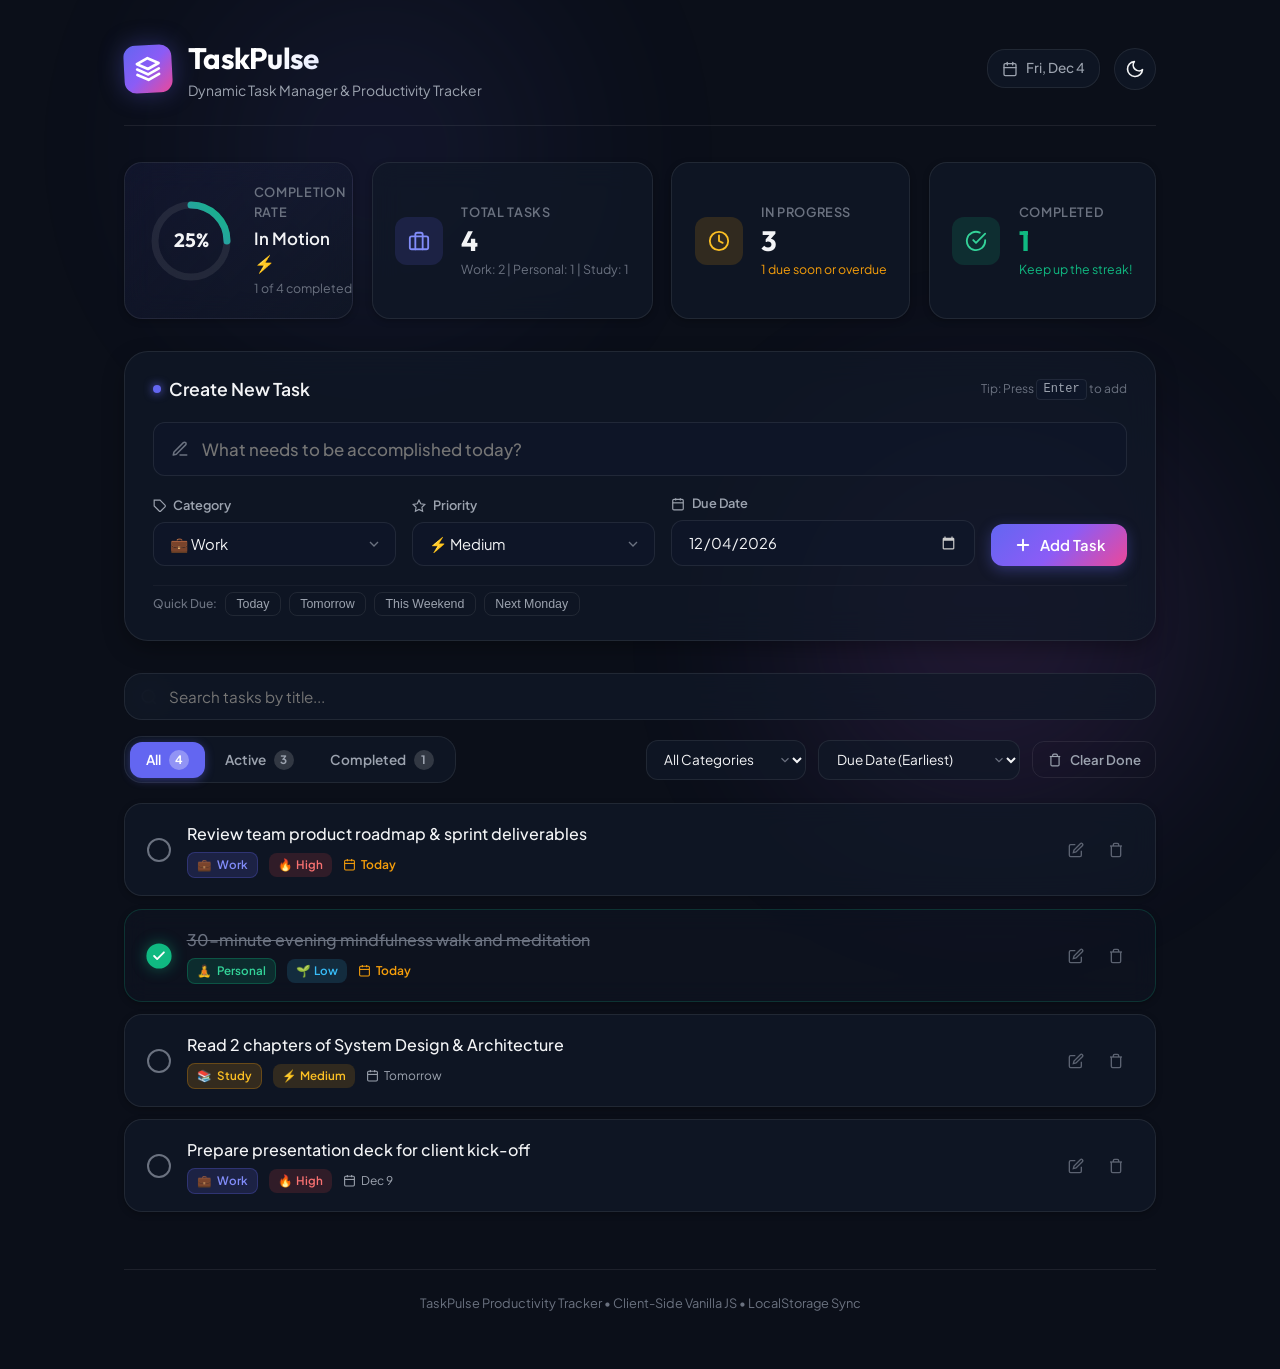
<file: project2-task2/index.html>
<!DOCTYPE html>
<html lang="en">
<head>
  <meta charset="UTF-8">
  <meta name="viewport" content="width=device-width, initial-scale=1.0">
  <meta name="description" content="Dynamic Task Manager & Productivity Tracker - Manage your daily tasks, boost efficiency, track completion rates, and stay organized with ease.">
  <meta name="keywords" content="task manager, productivity tracker, todo app, task planner, time management">
  <title>TaskPulse &mdash; Dynamic Task Manager & Productivity Tracker</title>
  
  <!-- Modern Typography: Plus Jakarta Sans & Outfit -->
  <link rel="preconnect" href="https://fonts.googleapis.com">
  <link rel="preconnect" href="https://fonts.gstatic.com" crossorigin>
  <link href="https://fonts.googleapis.com/css2?family=Outfit:wght@400;500;600;700&family=Plus+Jakarta+Sans:wght@300;400;500;600;700&display=swap" rel="stylesheet">
  
  <!-- Main Stylesheet -->
  <link rel="stylesheet" href="style.css">
</head>
<body class="dark-theme">
  <!-- Background Glow Accents -->
  <div class="bg-glow bg-glow-1" aria-hidden="true"></div>
  <div class="bg-glow bg-glow-2" aria-hidden="true"></div>

  <div class="app-container">
    <!-- Header Section -->
    <header class="app-header">
      <div class="header-brand">
        <div class="brand-logo">
          <svg class="brand-icon" viewBox="0 0 24 24" fill="none" stroke="currentColor" stroke-width="2.5" stroke-linecap="round" stroke-linejoin="round">
            <path d="M12 2L2 7l10 5 10-5-10-5zM2 17l10 5 10-5M2 12l10 5 10-5"/>
          </svg>
        </div>
        <div>
          <h1 class="brand-title">TaskPulse</h1>
          <p class="brand-subtitle">Dynamic Task Manager & Productivity Tracker</p>
        </div>
      </div>

      <div class="header-actions">
        <!-- Live Current Date Display -->
        <div class="current-date-badge" id="current-date-badge" title="Today's Date">
          <svg viewBox="0 0 24 24" width="16" height="16" fill="none" stroke="currentColor" stroke-width="2" stroke-linecap="round" stroke-linejoin="round">
            <rect x="3" y="4" width="18" height="18" rx="2" ry="2"></rect>
            <line x1="16" y1="2" x2="16" y2="6"></line>
            <line x1="8" y1="2" x2="8" y2="6"></line>
            <line x1="3" y1="10" x2="21" y2="10"></line>
          </svg>
          <span id="date-display">Today</span>
        </div>

        <!-- Theme Toggle Button -->
        <button id="theme-toggle-btn" class="theme-toggle-btn" aria-label="Toggle dark/light theme" title="Toggle Theme">
          <svg class="sun-icon" viewBox="0 0 24 24" fill="none" stroke="currentColor" stroke-width="2" stroke-linecap="round" stroke-linejoin="round">
            <circle cx="12" cy="12" r="5"></circle>
            <line x1="12" y1="1" x2="12" y2="3"></line>
            <line x1="12" y1="21" x2="12" y2="23"></line>
            <line x1="4.22" y1="4.22" x2="5.64" y2="5.64"></line>
            <line x1="18.36" y1="18.36" x2="19.78" y2="19.78"></line>
            <line x1="1" y1="12" x2="3" y2="12"></line>
            <line x1="21" y1="12" x2="23" y2="12"></line>
            <line x1="4.22" y1="19.78" x2="5.64" y2="18.36"></line>
            <line x1="18.36" y1="5.64" x2="19.78" y2="4.22"></line>
          </svg>
          <svg class="moon-icon" viewBox="0 0 24 24" fill="none" stroke="currentColor" stroke-width="2" stroke-linecap="round" stroke-linejoin="round">
            <path d="M21 12.79A9 9 0 1 1 11.21 3 7 7 0 0 0 21 12.79z"></path>
          </svg>
        </button>
      </div>
    </header>

    <!-- Productivity Dashboard Statistics Cards -->
    <section class="productivity-section" aria-label="Productivity Overview">
      <div class="stats-grid">
        <!-- Progress Ring Card -->
        <div class="stat-card stat-progress-card">
          <div class="progress-ring-wrapper">
            <svg class="progress-ring" width="88" height="88">
              <circle class="progress-ring-bg" stroke="currentColor" stroke-width="7" fill="transparent" r="36" cx="44" cy="44"/>
              <circle id="progress-ring-circle" class="progress-ring-bar" stroke="url(#progress-gradient)" stroke-width="7" stroke-dasharray="226.2" stroke-dashoffset="226.2" stroke-linecap="round" fill="transparent" r="36" cx="44" cy="44"/>
              <defs>
                <linearGradient id="progress-gradient" x1="0%" y1="0%" x2="100%" y2="100%">
                  <stop offset="0%" stop-color="#6366f1" />
                  <stop offset="100%" stop-color="#10b981" />
                </linearGradient>
              </defs>
            </svg>
            <span class="progress-text" id="stat-completion-rate">0%</span>
          </div>
          <div class="stat-card-info">
            <span class="stat-card-label">Completion Rate</span>
            <h3 class="stat-card-highlight" id="stat-rate-caption">Getting Started</h3>
            <p class="stat-card-sub" id="stat-ratio-text">0 of 0 completed</p>
          </div>
        </div>

        <!-- Total Tasks Card -->
        <div class="stat-card">
          <div class="stat-icon-badge total-badge">
            <svg viewBox="0 0 24 24" width="22" height="22" fill="none" stroke="currentColor" stroke-width="2" stroke-linecap="round" stroke-linejoin="round">
              <rect x="2" y="7" width="20" height="14" rx="2" ry="2"></rect>
              <path d="M16 21V5a2 2 0 0 0-2-2h-4a2 2 0 0 0-2 2v16"></path>
            </svg>
          </div>
          <div class="stat-card-content">
            <span class="stat-card-label">Total Tasks</span>
            <div class="stat-card-value" id="stat-total-tasks">0</div>
            <span class="stat-meta" id="stat-categories-meta">Work, Personal, Study</span>
          </div>
        </div>

        <!-- Active / Pending Card -->
        <div class="stat-card">
          <div class="stat-icon-badge active-badge">
            <svg viewBox="0 0 24 24" width="22" height="22" fill="none" stroke="currentColor" stroke-width="2" stroke-linecap="round" stroke-linejoin="round">
              <circle cx="12" cy="12" r="10"></circle>
              <polyline points="12 6 12 12 16 14"></polyline>
            </svg>
          </div>
          <div class="stat-card-content">
            <span class="stat-card-label">In Progress</span>
            <div class="stat-card-value" id="stat-active-tasks">0</div>
            <span class="stat-meta text-warning" id="stat-due-today-meta">0 due soon</span>
          </div>
        </div>

        <!-- Completed Card -->
        <div class="stat-card">
          <div class="stat-icon-badge completed-badge">
            <svg viewBox="0 0 24 24" width="22" height="22" fill="none" stroke="currentColor" stroke-width="2" stroke-linecap="round" stroke-linejoin="round">
              <path d="M22 11.08V12a10 10 0 1 1-5.93-9.14"></path>
              <polyline points="22 4 12 14.01 9 11.01"></polyline>
            </svg>
          </div>
          <div class="stat-card-content">
            <span class="stat-card-label">Completed</span>
            <div class="stat-card-value text-success" id="stat-completed-tasks">0</div>
            <span class="stat-meta text-success" id="stat-streak-meta">Keep up the streak!</span>
          </div>
        </div>
      </div>
    </section>

    <!-- Main Content Area: Input & Task Management -->
    <main class="main-layout">
      <!-- Task Creation Form Card -->
      <section class="task-form-card" aria-labelledby="form-heading">
        <div class="form-header">
          <h2 id="form-heading" class="form-title">
            <span class="title-accent-dot"></span> Create New Task
          </h2>
          <span class="shortcut-hint">Tip: Press <kbd>Enter</kbd> to add</span>
        </div>

        <form id="task-form" class="task-input-form" novalidate>
          <div class="form-row-main">
            <!-- Task Title Input -->
            <div class="input-group title-input-group">
              <label for="task-title-input" class="visually-hidden">Task Title</label>
              <div class="input-with-icon">
                <svg class="field-icon" viewBox="0 0 24 24" width="18" height="18" fill="none" stroke="currentColor" stroke-width="2" stroke-linecap="round" stroke-linejoin="round">
                  <path d="M12 20h9"></path>
                  <path d="M16.5 3.5a2.121 2.121 0 0 1 3 3L7 19l-4 1 1-4L16.5 3.5z"></path>
                </svg>
                <input 
                  type="text" 
                  id="task-title-input" 
                  name="taskTitle"
                  class="form-control title-input" 
                  placeholder="What needs to be accomplished today?" 
                  autocomplete="off" 
                  required
                />
              </div>
            </div>
          </div>

          <div class="form-row-details">
            <!-- Category Selector (Work, Personal, Study) -->
            <div class="input-group">
              <label for="task-category-select" class="input-label">
                <svg viewBox="0 0 24 24" width="14" height="14" fill="none" stroke="currentColor" stroke-width="2">
                  <path d="M20.59 13.41l-7.17 7.17a2 2 0 0 1-2.83 0L2 12V2h10l8.59 8.59a2 2 0 0 1 0 2.82z"></path>
                  <line x1="7" y1="7" x2="7.01" y2="7"></line>
                </svg>
                Category
              </label>
              <div class="select-wrapper">
                <select id="task-category-select" name="taskCategory" class="form-control select-control" required>
                  <option value="Work" selected>💼 Work</option>
                  <option value="Personal">🧘 Personal</option>
                  <option value="Study">📚 Study</option>
                </select>
                <svg class="select-chevron" viewBox="0 0 24 24" width="16" height="16" fill="none" stroke="currentColor" stroke-width="2">
                  <polyline points="6 9 12 15 18 9"></polyline>
                </svg>
              </div>
            </div>

            <!-- Priority Selector (Enhancement for productivity tracking) -->
            <div class="input-group">
              <label for="task-priority-select" class="input-label">
                <svg viewBox="0 0 24 24" width="14" height="14" fill="none" stroke="currentColor" stroke-width="2">
                  <polygon points="12 2 15.09 8.26 22 9.27 17 14.14 18.18 21.02 12 17.77 5.82 21.02 7 14.14 2 9.27 8.91 8.26 12 2"></polygon>
                </svg>
                Priority
              </label>
              <div class="select-wrapper">
                <select id="task-priority-select" name="taskPriority" class="form-control select-control">
                  <option value="Medium" selected>⚡ Medium</option>
                  <option value="High">🔥 High</option>
                  <option value="Low">🌱 Low</option>
                </select>
                <svg class="select-chevron" viewBox="0 0 24 24" width="16" height="16" fill="none" stroke="currentColor" stroke-width="2">
                  <polyline points="6 9 12 15 18 9"></polyline>
                </svg>
              </div>
            </div>

            <!-- Due Date Picker -->
            <div class="input-group">
              <label for="task-due-date" class="input-label">
                <svg viewBox="0 0 24 24" width="14" height="14" fill="none" stroke="currentColor" stroke-width="2">
                  <rect x="3" y="4" width="18" height="18" rx="2" ry="2"></rect>
                  <line x1="16" y1="2" x2="16" y2="6"></line>
                  <line x1="8" y1="2" x2="8" y2="6"></line>
                  <line x1="3" y1="10" x2="21" y2="10"></line>
                </svg>
                Due Date
              </label>
              <div class="date-input-wrapper">
                <input 
                  type="date" 
                  id="task-due-date" 
                  name="taskDueDate" 
                  class="form-control date-control" 
                  required
                />
              </div>
            </div>

            <!-- Quick Add Button -->
            <div class="input-group button-group">
              <label class="input-label invisible-label">Action</label>
              <button type="submit" id="add-task-btn" class="btn btn-primary add-task-btn">
                <svg viewBox="0 0 24 24" width="18" height="18" fill="none" stroke="currentColor" stroke-width="2.5" stroke-linecap="round" stroke-linejoin="round">
                  <line x1="12" y1="5" x2="12" y2="19"></line>
                  <line x1="5" y1="12" x2="19" y2="12"></line>
                </svg>
                <span>Add Task</span>
              </button>
            </div>
          </div>

          <!-- Quick Date Presets -->
          <div class="quick-presets">
            <span class="presets-label">Quick Due:</span>
            <button type="button" class="preset-chip" data-preset="today">Today</button>
            <button type="button" class="preset-chip" data-preset="tomorrow">Tomorrow</button>
            <button type="button" class="preset-chip" data-preset="weekend">This Weekend</button>
            <button type="button" class="preset-chip" data-preset="next-week">Next Monday</button>
          </div>
        </form>
      </section>

      <!-- Filter Controls & Search Bar -->
      <section class="task-controls-bar" aria-label="Task Filters and Search">
        <!-- Search Filter Input -->
        <div class="search-box">
          <svg class="search-icon" viewBox="0 0 24 24" width="18" height="18" fill="none" stroke="currentColor" stroke-width="2">
            <circle cx="11" cy="11" r="8"></circle>
            <line x1="21" y1="21" x2="16.65" y2="16.65"></line>
          </svg>
          <input 
            type="text" 
            id="search-filter-input" 
            class="search-input" 
            placeholder="Search tasks by title..." 
            autocomplete="off"
            aria-label="Search tasks"
          />
          <button type="button" id="clear-search-btn" class="clear-search-btn hidden" aria-label="Clear search">
            <svg viewBox="0 0 24 24" width="14" height="14" fill="none" stroke="currentColor" stroke-width="2.5">
              <line x1="18" y1="6" x2="6" y2="18"></line>
              <line x1="6" y1="6" x2="18" y2="18"></line>
            </svg>
          </button>
        </div>

        <div class="filter-actions-group">
          <!-- Status Filter Tabs: All, Active, Completed -->
          <div class="status-filter-pills" role="tablist" aria-label="Task status filter">
            <button type="button" class="filter-pill active" data-filter="all" role="tab" aria-selected="true" id="filter-all">
              All <span class="pill-counter" id="pill-count-all">0</span>
            </button>
            <button type="button" class="filter-pill" data-filter="active" role="tab" aria-selected="false" id="filter-active">
              Active <span class="pill-counter" id="pill-count-active">0</span>
            </button>
            <button type="button" class="filter-pill" data-filter="completed" role="tab" aria-selected="false" id="filter-completed">
              Completed <span class="pill-counter" id="pill-count-completed">0</span>
            </button>
          </div>

          <!-- Secondary Filters: Category & Sort -->
          <div class="dropdown-filters">
            <!-- Category Filter Dropdown -->
            <div class="select-wrapper select-wrapper-compact">
              <select id="category-filter-select" class="form-control select-control-compact" aria-label="Filter by category">
                <option value="all">All Categories</option>
                <option value="Work">💼 Work</option>
                <option value="Personal">🧘 Personal</option>
                <option value="Study">📚 Study</option>
              </select>
              <svg class="select-chevron" viewBox="0 0 24 24" width="14" height="14" fill="none" stroke="currentColor" stroke-width="2">
                <polyline points="6 9 12 15 18 9"></polyline>
              </svg>
            </div>

            <!-- Sort By Dropdown -->
            <div class="select-wrapper select-wrapper-compact">
              <select id="sort-select" class="form-control select-control-compact" aria-label="Sort tasks">
                <option value="date-asc">Due Date (Earliest)</option>
                <option value="date-desc">Due Date (Latest)</option>
                <option value="priority-desc">Priority (High to Low)</option>
                <option value="created-desc">Recently Added</option>
                <option value="title-asc">Alphabetical (A-Z)</option>
              </select>
              <svg class="select-chevron" viewBox="0 0 24 24" width="14" height="14" fill="none" stroke="currentColor" stroke-width="2">
                <polyline points="6 9 12 15 18 9"></polyline>
              </svg>
            </div>

            <!-- Clear Completed Button -->
            <button type="button" id="clear-completed-btn" class="btn btn-secondary-outline btn-compact" title="Remove all completed tasks">
              <svg viewBox="0 0 24 24" width="14" height="14" fill="none" stroke="currentColor" stroke-width="2">
                <polyline points="3 6 5 6 21 6"></polyline>
                <path d="M19 6v14a2 2 0 0 1-2 2H7a2 2 0 0 1-2-2V6m3 0V4a2 2 0 0 1 2-2h4a2 2 0 0 1 2 2v2"></path>
              </svg>
              <span>Clear Done</span>
            </button>
          </div>
        </div>
      </section>

      <!-- Active Filter Banner (Visible when filters are active) -->
      <div id="filter-status-banner" class="filter-status-banner hidden">
        <span id="filter-status-text">Showing filtered tasks</span>
        <button type="button" id="reset-filters-btn" class="reset-filter-link">Reset all filters</button>
      </div>

      <!-- Task List Container -->
      <section class="task-list-section" aria-label="Task List">
        <ul id="task-list" class="task-list">
          <!-- Task items will be rendered dynamically by app.js -->
        </ul>

        <!-- Empty State View -->
        <div id="empty-state" class="empty-state hidden">
          <div class="empty-state-icon">
            <svg viewBox="0 0 24 24" width="48" height="48" fill="none" stroke="currentColor" stroke-width="1.5" stroke-linecap="round" stroke-linejoin="round">
              <path d="M9 11l3 3L22 4"></path>
              <path d="M21 12v7a2 2 0 0 1-2 2H5a2 2 0 0 1-2-2V5a2 2 0 0 1 2-2h11"></path>
            </svg>
          </div>
          <h3 class="empty-state-title" id="empty-state-title">No tasks found</h3>
          <p class="empty-state-text" id="empty-state-desc">You're all caught up! Create a new task above or adjust your search filter.</p>
        </div>
      </section>
    </main>

    <!-- Footer -->
    <footer class="app-footer">
      <p>TaskPulse Productivity Tracker &bull; Client-Side Vanilla JS &bull; LocalStorage Sync</p>
    </footer>
  </div>

  <!-- Edit Task Modal Dialog -->
  <div id="edit-modal" class="modal-overlay hidden" role="dialog" aria-modal="true" aria-labelledby="edit-modal-title">
    <div class="modal-dialog">
      <div class="modal-header">
        <h3 id="edit-modal-title" class="modal-title">
          <svg viewBox="0 0 24 24" width="20" height="20" fill="none" stroke="currentColor" stroke-width="2">
            <path d="M11 4H4a2 2 0 0 0-2 2v14a2 2 0 0 0 2 2h14a2 2 0 0 0 2-2v-7"></path>
            <path d="M18.5 2.5a2.121 2.121 0 0 1 3 3L12 15l-4 1 1-4 9.5-9.5z"></path>
          </svg>
          Edit Task
        </h3>
        <button type="button" id="close-modal-btn" class="modal-close-btn" aria-label="Close edit modal">
          <svg viewBox="0 0 24 24" width="18" height="18" fill="none" stroke="currentColor" stroke-width="2">
            <line x1="18" y1="6" x2="6" y2="18"></line>
            <line x1="6" y1="6" x2="18" y2="18"></line>
          </svg>
        </button>
      </div>

      <form id="edit-task-form" class="edit-modal-form" novalidate>
        <input type="hidden" id="edit-task-id" />

        <div class="modal-field">
          <label for="edit-task-title" class="input-label">Task Title</label>
          <input 
            type="text" 
            id="edit-task-title" 
            class="form-control" 
            required 
            placeholder="Task title..."
          />
        </div>

        <div class="modal-grid-row">
          <div class="modal-field">
            <label for="edit-task-category" class="input-label">Category</label>
            <div class="select-wrapper">
              <select id="edit-task-category" class="form-control select-control" required>
                <option value="Work">💼 Work</option>
                <option value="Personal">🧘 Personal</option>
                <option value="Study">📚 Study</option>
              </select>
              <svg class="select-chevron" viewBox="0 0 24 24" width="16" height="16" fill="none" stroke="currentColor" stroke-width="2">
                <polyline points="6 9 12 15 18 9"></polyline>
              </svg>
            </div>
          </div>

          <div class="modal-field">
            <label for="edit-task-priority" class="input-label">Priority</label>
            <div class="select-wrapper">
              <select id="edit-task-priority" class="form-control select-control">
                <option value="High">🔥 High</option>
                <option value="Medium">⚡ Medium</option>
                <option value="Low">🌱 Low</option>
              </select>
              <svg class="select-chevron" viewBox="0 0 24 24" width="16" height="16" fill="none" stroke="currentColor" stroke-width="2">
                <polyline points="6 9 12 15 18 9"></polyline>
              </svg>
            </div>
          </div>
        </div>

        <div class="modal-field">
          <label for="edit-task-due-date" class="input-label">Due Date</label>
          <input 
            type="date" 
            id="edit-task-due-date" 
            class="form-control date-control" 
            required 
          />
        </div>

        <div class="modal-actions">
          <button type="button" id="cancel-edit-btn" class="btn btn-secondary">Cancel</button>
          <button type="submit" id="save-edit-btn" class="btn btn-primary">Save Changes</button>
        </div>
      </form>
    </div>
  </div>

  <!-- Toast Notification Container -->
  <div id="toast-container" class="toast-container" aria-live="polite" aria-atomic="true"></div>

  <!-- Main JavaScript File -->
  <script src="app.js"></script>
</body>
</html>
</file>
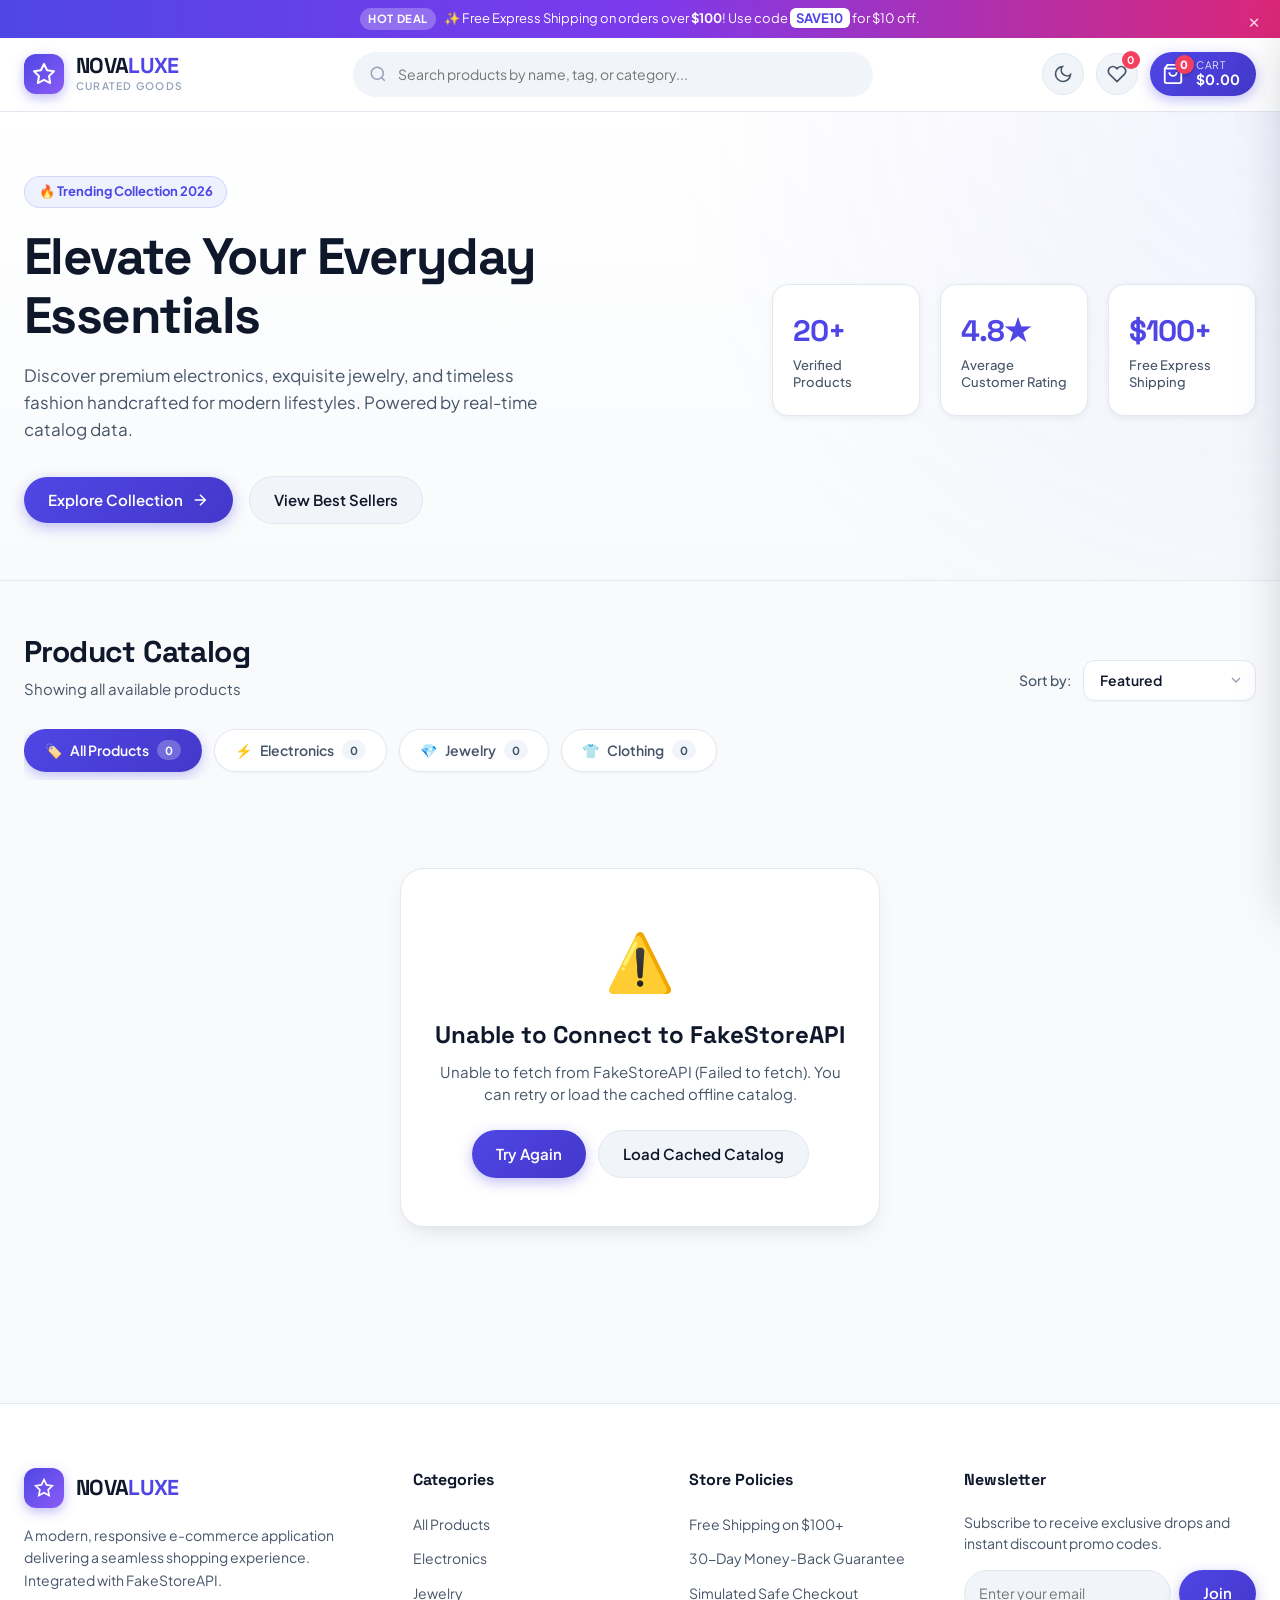
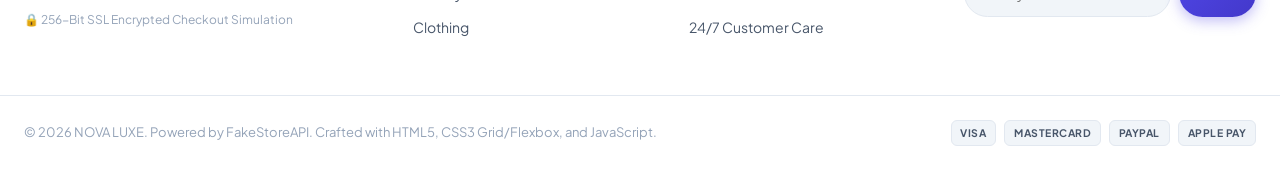
<file: project4-task4/index.html>
<!DOCTYPE html>
<html lang="en">
<head>
  <meta charset="UTF-8">
  <meta name="viewport" content="width=device-width, initial-scale=1.0">
  <title>NOVA LUXE | Modern E-Commerce Store</title>
  <meta name="description" content="A modern, responsive e-commerce product catalog with interactive shopping cart, instant search, category filtering, and real-time checkout.">
  <link rel="preconnect" href="https://fonts.googleapis.com">
  <link rel="preconnect" href="https://fonts.gstatic.com" crossorigin>
  <link href="https://fonts.googleapis.com/css2?family=Plus+Jakarta+Sans:wght@300;400;500;600;700;800&family=Space+Grotesk:wght@600;700&display=swap" rel="stylesheet">
  <link rel="stylesheet" href="styles.css">
  <link rel="icon" href="data:image/svg+xml,<svg xmlns=%22http://www.w3.org/2000/svg%22 viewBox=%220%22%20%22100%22%20%22100%22><text y=%22.9em%22 font-size=%2290%22>🛍️</text></svg>">
</head>
<body data-theme="light">

  <!-- TOP PROMO BANNER -->
  <aside class="promo-bar" id="promoBar" role="region" aria-label="Announcement">
    <div class="promo-content">
      <span class="promo-badge">HOT DEAL</span>
      <span>✨ Free Express Shipping on orders over <strong>$100</strong>! Use code <strong class="promo-code" id="copyPromoCode" title="Click to copy">SAVE10</strong> for $10 off.</span>
    </div>
    <button class="promo-close" id="promoCloseBtn" aria-label="Dismiss banner">&times;</button>
  </aside>

  <!-- NAVIGATION BAR -->
  <header class="navbar" id="navbar">
    <div class="nav-container">
      <!-- Brand Logo -->
      <a href="#" class="brand-logo" id="brandLogo" aria-label="NOVA LUXE Home">
        <div class="brand-icon">
          <svg viewBox="0 0 24 24" width="24" height="24" fill="none" stroke="currentColor" stroke-width="2" stroke-linecap="round" stroke-linejoin="round">
            <polygon points="12 2 15.09 8.26 22 9.27 17 14.14 18.18 21.02 12 17.77 5.82 21.02 7 14.14 2 9.27 8.91 8.26 12 2"></polygon>
          </svg>
        </div>
        <div class="brand-text">
          <span class="brand-name">NOVA<span>LUXE</span></span>
          <span class="brand-tagline">Curated Goods</span>
        </div>
      </a>

      <!-- Search Bar -->
      <div class="search-container">
        <div class="search-input-wrapper">
          <svg class="search-icon" viewBox="0 0 24 24" width="18" height="18" fill="none" stroke="currentColor" stroke-width="2">
            <circle cx="11" cy="11" r="8"></circle>
            <line x1="21" y1="21" x2="16.65" y2="16.65"></line>
          </svg>
          <input 
            type="text" 
            id="searchInput" 
            placeholder="Search products by name, tag, or category..." 
            autocomplete="off"
            aria-label="Search products"
          >
          <button id="searchClearBtn" class="search-clear-btn" aria-label="Clear search" title="Clear search">&times;</button>
        </div>
      </div>

      <!-- Nav Actions -->
      <div class="nav-actions">
        <!-- Theme Toggle -->
        <button id="themeToggleBtn" class="icon-btn" aria-label="Toggle dark/light theme" title="Toggle theme">
          <svg class="theme-sun" viewBox="0 0 24 24" width="20" height="20" fill="none" stroke="currentColor" stroke-width="2">
            <circle cx="12" cy="12" r="5"></circle>
            <line x1="12" y1="1" x2="12" y2="3"></line>
            <line x1="12" y1="21" x2="12" y2="23"></line>
            <line x1="4.22" y1="4.22" x2="5.64" y2="5.64"></line>
            <line x1="18.36" y1="18.36" x2="19.78" y2="19.78"></line>
            <line x1="1" y1="12" x2="3" y2="12"></line>
            <line x1="21" y1="12" x2="23" y2="12"></line>
            <line x1="4.22" y1="19.78" x2="5.64" y2="18.36"></line>
            <line x1="18.36" y1="5.64" x2="19.78" y2="4.22"></line>
          </svg>
          <svg class="theme-moon" viewBox="0 0 24 24" width="20" height="20" fill="none" stroke="currentColor" stroke-width="2">
            <path d="M21 12.79A9 9 0 1 1 11.21 3 7 7 0 0 0 21 12.79z"></path>
          </svg>
        </button>

        <!-- Wishlist Button -->
        <button id="wishlistBtn" class="icon-btn" aria-label="View favorites" title="Favorites">
          <svg viewBox="0 0 24 24" width="20" height="20" fill="none" stroke="currentColor" stroke-width="2">
            <path d="M20.84 4.61a5.5 5.5 0 0 0-7.78 0L12 5.67l-1.06-1.06a5.5 5.5 0 0 0-7.78 7.78l1.06 1.06L12 21.23l7.78-7.78 1.06-1.06a5.5 5.5 0 0 0 0-7.78z"></path>
          </svg>
          <span class="badge" id="wishlistCount">0</span>
        </button>

        <!-- Shopping Cart Icon Button with Count Badge -->
        <button id="cartToggleBtn" class="cart-btn" aria-label="View shopping cart" title="Open Shopping Cart">
          <div class="cart-icon-wrapper">
            <svg viewBox="0 0 24 24" width="22" height="22" fill="none" stroke="currentColor" stroke-width="2">
              <path d="M6 2L3 6v14a2 2 0 0 0 2 2h14a2 2 0 0 0 2-2V6l-3-4z"></path>
              <line x1="3" y1="6" x2="21" y2="6"></line>
              <path d="M16 10a4 4 0 0 1-8 0"></path>
            </svg>
            <span class="cart-badge" id="cartCountBadge">0</span>
          </div>
          <div class="cart-btn-details">
            <span class="cart-btn-label">Cart</span>
            <span class="cart-btn-total" id="navCartTotal">$0.00</span>
          </div>
        </button>
      </div>
    </div>
  </header>

  <!-- MAIN HERO SECTION -->
  <section class="hero-section">
    <div class="hero-container">
      <div class="hero-content">
        <span class="hero-pill">🔥 Trending Collection 2026</span>
        <h1 class="hero-title">Elevate Your Everyday Essentials</h1>
        <p class="hero-subtitle">Discover premium electronics, exquisite jewelry, and timeless fashion handcrafted for modern lifestyles. Powered by real-time catalog data.</p>
        <div class="hero-actions">
          <a href="#catalogSection" class="btn btn-primary">
            Explore Collection
            <svg viewBox="0 0 24 24" width="18" height="18" fill="none" stroke="currentColor" stroke-width="2">
              <line x1="5" y1="12" x2="19" y2="12"></line>
              <polyline points="12 5 19 12 12 19"></polyline>
            </svg>
          </a>
          <button class="btn btn-secondary" id="heroDealsBtn">
            View Best Sellers
          </button>
        </div>
      </div>
      <div class="hero-stats">
        <div class="stat-card">
          <span class="stat-number">20+</span>
          <span class="stat-label">Verified Products</span>
        </div>
        <div class="stat-card">
          <span class="stat-number">4.8★</span>
          <span class="stat-label">Average Customer Rating</span>
        </div>
        <div class="stat-card">
          <span class="stat-number">$100+</span>
          <span class="stat-label">Free Express Shipping</span>
        </div>
      </div>
    </div>
  </section>

  <!-- STORE CONTROLS & FILTER SECTION -->
  <main class="catalog-section" id="catalogSection">
    <div class="container">
      
      <!-- Section Header -->
      <div class="section-header">
        <div>
          <h2 class="section-title">Product Catalog</h2>
          <p class="section-subtitle" id="catalogSubtitle">Showing all available products</p>
        </div>

        <!-- Sort Control -->
        <div class="sort-wrapper">
          <label for="sortBySelect" class="sort-label">Sort by:</label>
          <div class="custom-select-wrapper">
            <select id="sortBySelect" class="custom-select" aria-label="Sort products">
              <option value="featured">Featured</option>
              <option value="price-asc">Price: Low to High</option>
              <option value="price-desc">Price: High to Low</option>
              <option value="rating">Highest Rated</option>
              <option value="popular">Most Popular</option>
            </select>
            <svg class="select-chevron" viewBox="0 0 24 24" width="16" height="16" fill="none" stroke="currentColor" stroke-width="2">
              <polyline points="6 9 12 15 18 9"></polyline>
            </svg>
          </div>
        </div>
      </div>

      <!-- Category Filter Buttons -->
      <div class="category-filters-wrapper">
        <nav class="category-filters" id="categoryFilters" aria-label="Category filters">
          <button class="filter-btn active" data-category="all" id="filterAll">
            <span class="filter-icon">🏷️</span>
            <span class="filter-name">All Products</span>
            <span class="filter-count" id="countAll">0</span>
          </button>
          <button class="filter-btn" data-category="electronics" id="filterElectronics">
            <span class="filter-icon">⚡</span>
            <span class="filter-name">Electronics</span>
            <span class="filter-count" id="countElectronics">0</span>
          </button>
          <button class="filter-btn" data-category="jewelry" id="filterJewelry">
            <span class="filter-icon">💎</span>
            <span class="filter-name">Jewelry</span>
            <span class="filter-count" id="countJewelry">0</span>
          </button>
          <button class="filter-btn" data-category="clothing" id="filterClothing">
            <span class="filter-icon">👕</span>
            <span class="filter-name">Clothing</span>
            <span class="filter-count" id="countClothing">0</span>
          </button>
        </nav>
      </div>

      <!-- Active Filters Tag Bar -->
      <div class="active-filter-bar" id="activeFilterBar" style="display: none;">
        <span class="active-filter-label">Active Filters:</span>
        <div class="active-filter-tags" id="activeFilterTags"></div>
        <button class="clear-all-filters-btn" id="clearAllFiltersBtn">Reset All</button>
      </div>

      <!-- FEEDBACK / STATUS STATES -->
      <!-- Loading Skeleton Indicator -->
      <div class="loading-state" id="loadingState">
        <div class="skeleton-grid">
          <div class="skeleton-card">
            <div class="skeleton-img shimmer"></div>
            <div class="skeleton-text skeleton-badge shimmer"></div>
            <div class="skeleton-text skeleton-title shimmer"></div>
            <div class="skeleton-text skeleton-title shimmer" style="width: 60%"></div>
            <div class="skeleton-text skeleton-rating shimmer"></div>
            <div class="skeleton-footer">
              <div class="skeleton-text skeleton-price shimmer"></div>
              <div class="skeleton-btn shimmer"></div>
            </div>
          </div>
          <div class="skeleton-card">
            <div class="skeleton-img shimmer"></div>
            <div class="skeleton-text skeleton-badge shimmer"></div>
            <div class="skeleton-text skeleton-title shimmer"></div>
            <div class="skeleton-text skeleton-title shimmer" style="width: 60%"></div>
            <div class="skeleton-text skeleton-rating shimmer"></div>
            <div class="skeleton-footer">
              <div class="skeleton-text skeleton-price shimmer"></div>
              <div class="skeleton-btn shimmer"></div>
            </div>
          </div>
          <div class="skeleton-card">
            <div class="skeleton-img shimmer"></div>
            <div class="skeleton-text skeleton-badge shimmer"></div>
            <div class="skeleton-text skeleton-title shimmer"></div>
            <div class="skeleton-text skeleton-title shimmer" style="width: 60%"></div>
            <div class="skeleton-text skeleton-rating shimmer"></div>
            <div class="skeleton-footer">
              <div class="skeleton-text skeleton-price shimmer"></div>
              <div class="skeleton-btn shimmer"></div>
            </div>
          </div>
          <div class="skeleton-card">
            <div class="skeleton-img shimmer"></div>
            <div class="skeleton-text skeleton-badge shimmer"></div>
            <div class="skeleton-text skeleton-title shimmer"></div>
            <div class="skeleton-text skeleton-title shimmer" style="width: 60%"></div>
            <div class="skeleton-text skeleton-rating shimmer"></div>
            <div class="skeleton-footer">
              <div class="skeleton-text skeleton-price shimmer"></div>
              <div class="skeleton-btn shimmer"></div>
            </div>
          </div>
        </div>
        <p class="loading-text">Fetching authentic products from FakeStoreAPI...</p>
      </div>

      <!-- Error State -->
      <div class="error-state" id="errorState" style="display: none;">
        <div class="error-card">
          <div class="error-icon">⚠️</div>
          <h3 class="error-title">Unable to Connect to FakeStoreAPI</h3>
          <p class="error-description" id="errorMessage">We encountered an issue fetching the latest product catalog.</p>
          <div class="error-actions">
            <button class="btn btn-primary" id="retryFetchBtn">Try Again</button>
            <button class="btn btn-secondary" id="loadFallbackBtn">Load Cached Catalog</button>
          </div>
        </div>
      </div>

      <!-- Empty Search Results State -->
      <div class="empty-state" id="emptyState" style="display: none;">
        <div class="empty-icon">🔍</div>
        <h3 class="empty-title">No Matching Products Found</h3>
        <p class="empty-description" id="emptySearchMessage">We couldn't find any products matching your criteria. Try adjusting your search term or filters.</p>
        <button class="btn btn-primary" id="resetSearchBtn">Clear Search & Filters</button>
      </div>

      <!-- PRODUCT CARDS GRID -->
      <div class="product-grid" id="productGrid" aria-live="polite">
        <!-- Dynamically injected via app.js -->
      </div>

    </div>
  </main>

  <!-- FOOTER -->
  <footer class="site-footer">
    <div class="container footer-container">
      <div class="footer-col brand-col">
        <div class="brand-logo footer-logo">
          <div class="brand-icon">
            <svg viewBox="0 0 24 24" width="20" height="20" fill="none" stroke="currentColor" stroke-width="2">
              <polygon points="12 2 15.09 8.26 22 9.27 17 14.14 18.18 21.02 12 17.77 5.82 21.02 7 14.14 2 9.27 8.91 8.26 12 2"></polygon>
            </svg>
          </div>
          <span class="brand-name">NOVA<span>LUXE</span></span>
        </div>
        <p class="footer-desc">A modern, responsive e-commerce application delivering a seamless shopping experience. Integrated with FakeStoreAPI.</p>
        <div class="footer-badge">
          <span>🔒 256-Bit SSL Encrypted Checkout Simulation</span>
        </div>
      </div>

      <div class="footer-col">
        <h4 class="footer-heading">Categories</h4>
        <ul class="footer-links">
          <li><a href="#catalogSection" data-cat-link="all">All Products</a></li>
          <li><a href="#catalogSection" data-cat-link="electronics">Electronics</a></li>
          <li><a href="#catalogSection" data-cat-link="jewelry">Jewelry</a></li>
          <li><a href="#catalogSection" data-cat-link="clothing">Clothing</a></li>
        </ul>
      </div>

      <div class="footer-col">
        <h4 class="footer-heading">Store Policies</h4>
        <ul class="footer-links">
          <li><a href="#" class="policy-link">Free Shipping on $100+</a></li>
          <li><a href="#" class="policy-link">30-Day Money-Back Guarantee</a></li>
          <li><a href="#" class="policy-link">Simulated Safe Checkout</a></li>
          <li><a href="#" class="policy-link">24/7 Customer Care</a></li>
        </ul>
      </div>

      <div class="footer-col">
        <h4 class="footer-heading">Newsletter</h4>
        <p class="footer-subtext">Subscribe to receive exclusive drops and instant discount promo codes.</p>
        <form class="newsletter-form" id="newsletterForm" onsubmit="event.preventDefault(); window.subscribeNewsletter();">
          <input type="email" placeholder="Enter your email" required aria-label="Email address" id="newsletterEmail">
          <button type="submit" class="btn btn-primary">Join</button>
        </form>
      </div>
    </div>

    <div class="footer-bottom">
      <div class="container footer-bottom-inner">
        <p>&copy; 2026 NOVA LUXE. Powered by FakeStoreAPI. Crafted with HTML5, CSS3 Grid/Flexbox, and JavaScript.</p>
        <div class="payment-badges">
          <span class="pay-chip">VISA</span>
          <span class="pay-chip">MASTERCARD</span>
          <span class="pay-chip">PAYPAL</span>
          <span class="pay-chip">APPLE PAY</span>
        </div>
      </div>
    </div>
  </footer>

  <!-- SLIDE-OUT SHOPPING CART DRAWER -->
  <div class="cart-drawer-overlay" id="cartOverlay" aria-hidden="true"></div>
  <aside class="cart-drawer" id="cartDrawer" role="dialog" aria-modal="true" aria-label="Shopping Cart" aria-hidden="true">
    
    <!-- Drawer Header -->
    <div class="cart-header">
      <div class="cart-title-wrapper">
        <svg viewBox="0 0 24 24" width="22" height="22" fill="none" stroke="currentColor" stroke-width="2">
          <path d="M6 2L3 6v14a2 2 0 0 0 2 2h14a2 2 0 0 0 2-2V6l-3-4z"></path>
          <line x1="3" y1="6" x2="21" y2="6"></line>
          <path d="M16 10a4 4 0 0 1-8 0"></path>
        </svg>
        <h2 class="cart-title">Your Cart</h2>
        <span class="cart-items-pill" id="cartDrawerCount">0 items</span>
      </div>
      <button class="cart-close-btn" id="cartCloseBtn" aria-label="Close cart">&times;</button>
    </div>

    <!-- Free Shipping Progress Bar -->
    <div class="shipping-progress-container" id="shippingProgressContainer">
      <div class="shipping-progress-text" id="shippingProgressText">
        Add <strong>$100.00</strong> more for <strong>FREE Shipping</strong>!
      </div>
      <div class="progress-bar-track">
        <div class="progress-bar-fill" id="shippingProgressBar" style="width: 0%;"></div>
      </div>
    </div>

    <!-- Cart Items Scrollable Container -->
    <div class="cart-body" id="cartBody">
      <!-- Empty Cart View -->
      <div class="cart-empty" id="cartEmptyView">
        <div class="cart-empty-icon">🛍️</div>
        <h3 class="cart-empty-title">Your Cart is Empty</h3>
        <p class="cart-empty-text">Looks like you haven't added anything to your cart yet. Explore our curated catalog and discover your favorites.</p>
        <button class="btn btn-primary" id="startShoppingBtn">Start Shopping</button>
      </div>

      <!-- Populated Cart Items List -->
      <div class="cart-items-list" id="cartItemsList">
        <!-- Dynamically injected via app.js -->
      </div>
    </div>

    <!-- Drawer Footer (Calculations & Checkout) -->
    <div class="cart-footer" id="cartFooter">
      
      <!-- Promo Code Accordion / Input -->
      <div class="promo-input-row">
        <input type="text" id="couponInput" placeholder="Promo code (e.g. SAVE10)" uppercase>
        <button id="applyCouponBtn" class="btn-outline-sm">Apply</button>
      </div>
      <div id="couponFeedback" class="coupon-feedback" style="display: none;"></div>

      <!-- Price Breakdown Calculations -->
      <div class="cart-summary-table">
        <div class="summary-row">
          <span class="summary-label">Subtotal</span>
          <span class="summary-value" id="cartSubtotal">$0.00</span>
        </div>
        <div class="summary-row" id="discountRow" style="display: none;">
          <span class="summary-label">Coupon Discount</span>
          <span class="summary-value discount-text" id="cartDiscount">-$0.00</span>
        </div>
        <div class="summary-row">
          <span class="summary-label">Estimated Tax (5%)</span>
          <span class="summary-value" id="cartTax">$0.00</span>
        </div>
        <div class="summary-row">
          <span class="summary-label">
            Shipping
            <span class="shipping-hint" title="Free on orders over $100">ⓘ</span>
          </span>
          <span class="summary-value" id="cartShipping">$0.00</span>
        </div>
        <div class="summary-divider"></div>
        <div class="summary-row total-row">
          <span class="summary-label">Grand Total</span>
          <span class="summary-value grand-total-value" id="cartGrandTotal">$0.00</span>
        </div>
      </div>

      <!-- Cart Actions -->
      <div class="cart-cta-wrapper">
        <button class="btn btn-primary btn-block checkout-btn" id="proceedCheckoutBtn">
          <span>Proceed to Checkout</span>
          <svg viewBox="0 0 24 24" width="18" height="18" fill="none" stroke="currentColor" stroke-width="2">
            <rect x="3" y="11" width="18" height="11" rx="2" ry="2"></rect>
            <path d="M7 11V7a5 5 0 0 1 10 0v4"></path>
          </svg>
        </button>
        <button class="cart-clear-link" id="clearCartBtn">Clear Shopping Cart</button>
      </div>
    </div>
  </aside>

  <!-- QUICK VIEW MODAL -->
  <div class="modal-overlay" id="quickViewOverlay" aria-hidden="true">
    <div class="modal-container quick-view-modal" role="dialog" aria-modal="true" aria-label="Product Quick View">
      <button class="modal-close-btn" id="quickViewCloseBtn" aria-label="Close modal">&times;</button>
      <div class="quick-view-body" id="quickViewBody">
        <!-- Rendered dynamically -->
      </div>
    </div>
  </div>

  <!-- CHECKOUT MODAL -->
  <div class="modal-overlay" id="checkoutOverlay" aria-hidden="true">
    <div class="modal-container checkout-modal" role="dialog" aria-modal="true" aria-label="Checkout">
      <div class="modal-header">
        <div class="modal-title-wrapper">
          <span class="checkout-step-badge">Checkout</span>
          <h2 class="modal-title">Complete Your Order</h2>
        </div>
        <button class="modal-close-btn" id="checkoutCloseBtn" aria-label="Close checkout">&times;</button>
      </div>

      <div class="checkout-layout">
        <!-- Left: Customer & Shipping Details Form -->
        <form class="checkout-form" id="checkoutForm" onsubmit="event.preventDefault(); window.placeOrder();">
          <div class="form-section">
            <h3 class="form-section-title">
              <span class="step-num">1</span> Contact & Shipping Address
            </h3>
            <div class="form-row">
              <div class="form-group">
                <label for="checkoutName">Full Name *</label>
                <input type="text" id="checkoutName" required placeholder="Jane Doe" autocomplete="name">
              </div>
              <div class="form-group">
                <label for="checkoutEmail">Email Address *</label>
                <input type="email" id="checkoutEmail" required placeholder="jane@example.com" autocomplete="email">
              </div>
            </div>
            <div class="form-group">
              <label for="checkoutAddress">Street Address *</label>
              <input type="text" id="checkoutAddress" required placeholder="123 Luxury Ave, Apt 4B" autocomplete="street-address">
            </div>
            <div class="form-row">
              <div class="form-group">
                <label for="checkoutCity">City *</label>
                <input type="text" id="checkoutCity" required placeholder="New York" autocomplete="address-level2">
              </div>
              <div class="form-group">
                <label for="checkoutZip">Postal Code *</label>
                <input type="text" id="checkoutZip" required placeholder="10001" autocomplete="postal-code">
              </div>
            </div>
          </div>

          <div class="form-section">
            <h3 class="form-section-title">
              <span class="step-num">2</span> Payment Method (Simulated)
            </h3>
            <div class="payment-method-selector">
              <label class="payment-option selected">
                <input type="radio" name="paymentMethod" value="card" checked>
                <span class="payment-option-content">
                  <span class="payment-name">💳 Credit / Debit Card</span>
                  <span class="payment-desc">Safe simulated payment</span>
                </span>
              </label>
              <label class="payment-option">
                <input type="radio" name="paymentMethod" value="paypal">
                <span class="payment-option-content">
                  <span class="payment-name">🅿️ PayPal</span>
                  <span class="payment-desc">Express simulated wallet</span>
                </span>
              </label>
              <label class="payment-option">
                <input type="radio" name="paymentMethod" value="cod">
                <span class="payment-option-content">
                  <span class="payment-name">💵 Cash on Delivery</span>
                  <span class="payment-desc">Pay upon physical arrival</span>
                </span>
              </label>
            </div>

            <!-- Simulated Card Fields -->
            <div class="card-fields-box" id="cardFieldsBox">
              <div class="form-group">
                <label for="cardNumber">Card Number</label>
                <input type="text" id="cardNumber" placeholder="4532 •••• •••• 8892" maxlength="19">
              </div>
              <div class="form-row">
                <div class="form-group">
                  <label for="cardExpiry">Expiration</label>
                  <input type="text" id="cardExpiry" placeholder="MM/YY" maxlength="5">
                </div>
                <div class="form-group">
                  <label for="cardCvc">CVC</label>
                  <input type="text" id="cardCvc" placeholder="123" maxlength="4">
                </div>
              </div>
            </div>
          </div>

          <div class="checkout-actions">
            <button type="button" class="btn btn-secondary" id="checkoutCancelBtn">Back to Cart</button>
            <button type="submit" class="btn btn-primary" id="placeOrderBtn">
              <span>Place Order</span>
              <span id="placeOrderAmount"></span>
            </button>
          </div>
        </form>

        <!-- Right: Order Summary Sidebar -->
        <div class="checkout-summary-sidebar">
          <h3 class="sidebar-title">Order Summary</h3>
          <div class="checkout-items-list" id="checkoutItemsList">
            <!-- Dynamically populated -->
          </div>

          <div class="checkout-totals">
            <div class="summary-row">
              <span class="summary-label">Subtotal</span>
              <span class="summary-value" id="checkoutSubtotal">$0.00</span>
            </div>
            <div class="summary-row" id="checkoutDiscountRow" style="display: none;">
              <span class="summary-label">Discount</span>
              <span class="summary-value discount-text" id="checkoutDiscount">-$0.00</span>
            </div>
            <div class="summary-row">
              <span class="summary-label">Tax (5%)</span>
              <span class="summary-value" id="checkoutTax">$0.00</span>
            </div>
            <div class="summary-row">
              <span class="summary-label">Shipping</span>
              <span class="summary-value" id="checkoutShipping">$0.00</span>
            </div>
            <div class="summary-divider"></div>
            <div class="summary-row total-row">
              <span class="summary-label">Final Amount</span>
              <span class="summary-value grand-total-value" id="checkoutGrandTotal">$0.00</span>
            </div>
          </div>

          <div class="checkout-guarantee">
            <div class="guarantee-item">
              <span>🛡️</span>
              <div>
                <strong>Simulated Secure Transaction</strong>
                <p>No real charges will be incurred. Safe testing environment.</p>
              </div>
            </div>
            <div class="guarantee-item">
              <span>🚀</span>
              <div>
                <strong>Instant Simulated Dispatch</strong>
                <p>Tracking number provided immediately upon placing order.</p>
              </div>
            </div>
          </div>
        </div>
      </div>
    </div>
  </div>

  <!-- ORDER CONFIRMATION MODAL -->
  <div class="modal-overlay" id="confirmationOverlay" aria-hidden="true">
    <div class="modal-container confirmation-modal" role="dialog" aria-modal="true" aria-label="Order Confirmation">
      <div class="confirmation-content">
        <div class="conf-icon-wrapper">
          <svg class="conf-check-svg" viewBox="0 0 52 52">
            <circle class="conf-circle" cx="26" cy="26" r="25" fill="none"/>
            <path class="conf-check" fill="none" d="M14.1 27.2l7.1 7.2 16.7-16.8"/>
          </svg>
        </div>

        <span class="conf-status-tag">Order Successfully Placed</span>
        <h2 class="conf-title">Thank You for Your Order!</h2>
        <p class="conf-subtitle">We've received your simulated order and our logistics team is preparing it for shipment.</p>

        <div class="conf-details-card">
          <div class="conf-detail-row">
            <span class="conf-label">Order Number:</span>
            <span class="conf-value order-id-highlight" id="confOrderId">#ORD-98241</span>
          </div>
          <div class="conf-detail-row">
            <span class="conf-label">Customer Name:</span>
            <span class="conf-value" id="confCustomerName">Jane Doe</span>
          </div>
          <div class="conf-detail-row">
            <span class="conf-label">Confirmation Email:</span>
            <span class="conf-value" id="confCustomerEmail">jane@example.com</span>
          </div>
          <div class="conf-detail-row">
            <span class="conf-label">Estimated Delivery:</span>
            <span class="conf-value" id="confDeliveryDate">3-5 Business Days</span>
          </div>
          <div class="conf-detail-row total-highlight">
            <span class="conf-label">Total Amount Paid:</span>
            <span class="conf-value" id="confTotalPaid">$0.00</span>
          </div>
        </div>

        <div class="conf-actions">
          <button class="btn btn-primary btn-block" id="continueShoppingBtn">Continue Shopping</button>
        </div>
      </div>
    </div>
  </div>

  <!-- TOAST NOTIFICATION CONTAINER -->
  <div class="toast-container" id="toastContainer" aria-live="polite"></div>

  <script src="app.js"></script>
</body>
</html>
</file>
<file: project2-task2/style.css>
/* ==========================================================================
   TaskPulse - Modern Dynamic Task Manager & Productivity Tracker Stylesheet
   ========================================================================== */

/* --- CSS Variables & Design Tokens --- */
:root {
  /* Typography */
  --font-sans: 'Plus Jakarta Sans', -apple-system, BlinkMacSystemFont, 'Segoe UI', Roboto, sans-serif;
  --font-display: 'Outfit', sans-serif;

  /* Color Palette - Vibrant Dark Mode (Default) */
  --bg-primary: #0b0f19;
  --bg-secondary: #111827;
  --bg-card: rgba(17, 24, 39, 0.75);
  --bg-card-hover: rgba(24, 33, 53, 0.85);
  --bg-input: rgba(15, 23, 42, 0.8);
  --bg-glass-border: rgba(255, 255, 255, 0.08);
  --bg-glass-border-hover: rgba(99, 102, 241, 0.35);

  --text-main: #f3f4f6;
  --text-secondary: #9ca3af;
  --text-muted: #6b7280;
  --text-inverse: #0b0f19;

  /* Primary Brand Gradients */
  --brand-primary: #6366f1;
  --brand-primary-hover: #4f46e5;
  --brand-gradient: linear-gradient(135deg, #6366f1 0%, #8b5cf6 50%, #ec4899 100%);
  --brand-gradient-glow: 0 0 24px rgba(99, 102, 241, 0.35);

  /* Status & Category Accents */
  --color-success: #10b981;
  --color-success-bg: rgba(16, 185, 129, 0.12);
  --color-warning: #f59e0b;
  --color-warning-bg: rgba(245, 158, 11, 0.12);
  --color-danger: #ef4444;
  --color-danger-bg: rgba(239, 68, 68, 0.12);
  --color-info: #06b6d4;
  --color-info-bg: rgba(6, 182, 212, 0.12);

  /* Specific Category Colors */
  --cat-work-color: #818cf8;
  --cat-work-bg: rgba(99, 102, 241, 0.16);
  --cat-work-border: rgba(99, 102, 241, 0.28);

  --cat-personal-color: #34d399;
  --cat-personal-bg: rgba(16, 185, 129, 0.16);
  --cat-personal-border: rgba(16, 185, 129, 0.28);

  --cat-study-color: #fbbf24;
  --cat-study-bg: rgba(245, 158, 11, 0.16);
  --cat-study-border: rgba(245, 158, 11, 0.28);

  /* Priority Colors */
  --prio-high-color: #f87171;
  --prio-high-bg: rgba(239, 68, 68, 0.15);
  --prio-med-color: #fbbf24;
  --prio-med-bg: rgba(245, 158, 11, 0.15);
  --prio-low-color: #38bdf8;
  --prio-low-bg: rgba(56, 189, 248, 0.15);

  /* Shadows & Elevation */
  --shadow-sm: 0 2px 6px rgba(0, 0, 0, 0.25);
  --shadow-md: 0 8px 24px -4px rgba(0, 0, 0, 0.4);
  --shadow-lg: 0 16px 36px -6px rgba(0, 0, 0, 0.5);
  --shadow-glow: 0 0 20px rgba(99, 102, 241, 0.25);

  /* Transitions */
  --transition-fast: 150ms cubic-bezier(0.4, 0, 0.2, 1);
  --transition-normal: 250ms cubic-bezier(0.4, 0, 0.2, 1);
  --transition-spring: 350ms cubic-bezier(0.34, 1.56, 0.64, 1);

  /* Layout Radius */
  --radius-sm: 8px;
  --radius-md: 12px;
  --radius-lg: 18px;
  --radius-xl: 24px;
}

/* Light Theme Variables */
body.light-theme {
  --bg-primary: #f8fafc;
  --bg-secondary: #ffffff;
  --bg-card: rgba(255, 255, 255, 0.85);
  --bg-card-hover: rgba(255, 255, 255, 0.98);
  --bg-input: #f1f5f9;
  --bg-glass-border: rgba(0, 0, 0, 0.08);
  --bg-glass-border-hover: rgba(99, 102, 241, 0.4);

  --text-main: #0f172a;
  --text-secondary: #475569;
  --text-muted: #94a3b8;
  --text-inverse: #ffffff;

  --shadow-sm: 0 2px 6px rgba(0, 0, 0, 0.04);
  --shadow-md: 0 10px 25px -4px rgba(0, 0, 0, 0.07);
  --shadow-lg: 0 20px 35px -8px rgba(0, 0, 0, 0.1);
  --shadow-glow: 0 0 20px rgba(99, 102, 241, 0.18);
}

/* --- Base & Reset --- */
*, *::before, *::after {
  box-sizing: border-box;
  margin: 0;
  padding: 0;
}

html {
  font-size: 16px;
  scroll-behavior: smooth;
}

body {
  font-family: var(--font-sans);
  background-color: var(--bg-primary);
  color: var(--text-main);
  min-height: 100vh;
  line-height: 1.5;
  transition: background-color var(--transition-normal), color var(--transition-normal);
  position: relative;
  overflow-x: hidden;
  -webkit-font-smoothing: antialiased;
}

/* Background Ambient Glows */
.bg-glow {
  position: fixed;
  border-radius: 50%;
  filter: blur(100px);
  opacity: 0.15;
  pointer-events: none;
  z-index: 0;
  transition: opacity var(--transition-normal);
}

.bg-glow-1 {
  width: 500px;
  height: 500px;
  background: radial-gradient(circle, #6366f1 0%, transparent 70%);
  top: -100px;
  left: 10%;
}

.bg-glow-2 {
  width: 450px;
  height: 450px;
  background: radial-gradient(circle, #ec4899 0%, #8b5cf6 50%, transparent 70%);
  bottom: 50px;
  right: 5%;
}

body.light-theme .bg-glow {
  opacity: 0.08;
}

/* Accessibility helper */
.visually-hidden {
  position: absolute;
  width: 1px;
  height: 1px;
  padding: 0;
  margin: -1px;
  overflow: hidden;
  clip: rect(0, 0, 0, 0);
  white-space: nowrap;
  border-width: 0;
}

/* Helper Utilities */
.text-warning { color: var(--color-warning) !important; }
.text-success { color: var(--color-success) !important; }
.text-danger { color: var(--color-danger) !important; }
.hidden { display: none !important; }

/* --- App Container Layout --- */
.app-container {
  max-width: 1080px;
  margin: 0 auto;
  padding: 2.25rem 1.5rem 3.5rem;
  position: relative;
  z-index: 1;
}

/* --- App Header --- */
.app-header {
  display: flex;
  justify-content: space-between;
  align-items: center;
  margin-bottom: 2.25rem;
  padding-bottom: 1.5rem;
  border-bottom: 1px solid var(--bg-glass-border);
}

.header-brand {
  display: flex;
  align-items: center;
  gap: 1rem;
}

.brand-logo {
  width: 48px;
  height: 48px;
  border-radius: var(--radius-md);
  background: var(--brand-gradient);
  display: flex;
  align-items: center;
  justify-content: center;
  box-shadow: var(--brand-gradient-glow);
  transform: rotate(-3deg);
  transition: transform var(--transition-spring);
}

.brand-logo:hover {
  transform: rotate(0deg) scale(1.06);
}

.brand-icon {
  width: 26px;
  height: 26px;
  color: #ffffff;
}

.brand-title {
  font-family: var(--font-display);
  font-size: 1.85rem;
  font-weight: 700;
  letter-spacing: -0.025em;
  background: linear-gradient(135deg, #ffffff 30%, #a5b4fc 100%);
  -webkit-background-clip: text;
  -webkit-text-fill-color: transparent;
}

body.light-theme .brand-title {
  background: linear-gradient(135deg, #0f172a 30%, #4338ca 100%);
  -webkit-background-clip: text;
  -webkit-text-fill-color: transparent;
}

.brand-subtitle {
  font-size: 0.875rem;
  color: var(--text-secondary);
  font-weight: 400;
}

.header-actions {
  display: flex;
  align-items: center;
  gap: 0.85rem;
}

.current-date-badge {
  display: inline-flex;
  align-items: center;
  gap: 0.5rem;
  padding: 0.5rem 0.9rem;
  background: var(--bg-card);
  backdrop-filter: blur(12px);
  -webkit-backdrop-filter: blur(12px);
  border: 1px solid var(--bg-glass-border);
  border-radius: var(--radius-lg);
  font-size: 0.85rem;
  color: var(--text-secondary);
  font-weight: 500;
}

/* Theme Toggle Button */
.theme-toggle-btn {
  width: 42px;
  height: 42px;
  border-radius: 50%;
  background: var(--bg-card);
  backdrop-filter: blur(12px);
  border: 1px solid var(--bg-glass-border);
  color: var(--text-main);
  cursor: pointer;
  display: flex;
  align-items: center;
  justify-content: center;
  position: relative;
  transition: all var(--transition-fast);
}

.theme-toggle-btn:hover {
  background: var(--bg-card-hover);
  border-color: var(--bg-glass-border-hover);
  transform: scale(1.05);
}

.theme-toggle-btn svg {
  width: 20px;
  height: 20px;
  position: absolute;
  transition: transform var(--transition-normal), opacity var(--transition-normal);
}

/* Theme Icons Swap */
body.dark-theme .theme-toggle-btn .moon-icon {
  opacity: 1;
  transform: rotate(0deg) scale(1);
}
body.dark-theme .theme-toggle-btn .sun-icon {
  opacity: 0;
  transform: rotate(90deg) scale(0.5);
}

body.light-theme .theme-toggle-btn .moon-icon {
  opacity: 0;
  transform: rotate(-90deg) scale(0.5);
}
body.light-theme .theme-toggle-btn .sun-icon {
  opacity: 1;
  transform: rotate(0deg) scale(1);
  color: #f59e0b;
}

/* --- Productivity Stats Grid --- */
.productivity-section {
  margin-bottom: 2rem;
}

.stats-grid {
  display: grid;
  grid-template-columns: 1.35fr 1fr 1fr 1fr;
  gap: 1.15rem;
}

.stat-card {
  background: var(--bg-card);
  backdrop-filter: blur(14px);
  -webkit-backdrop-filter: blur(14px);
  border: 1px solid var(--bg-glass-border);
  border-radius: var(--radius-lg);
  padding: 1.25rem 1.4rem;
  box-shadow: var(--shadow-sm);
  display: flex;
  align-items: center;
  gap: 1.15rem;
  transition: transform var(--transition-fast), border-color var(--transition-fast), box-shadow var(--transition-fast);
}

.stat-card:hover {
  transform: translateY(-2px);
  border-color: var(--bg-glass-border-hover);
  box-shadow: var(--shadow-md);
}

/* Stat Progress Ring Card */
.stat-progress-card {
  position: relative;
  overflow: hidden;
  background: linear-gradient(135deg, rgba(99, 102, 241, 0.08) 0%, var(--bg-card) 100%);
}

.progress-ring-wrapper {
  position: relative;
  width: 88px;
  height: 88px;
  display: flex;
  align-items: center;
  justify-content: center;
  flex-shrink: 0;
}

.progress-ring {
  transform: rotate(-90deg);
}

.progress-ring-bg {
  color: rgba(255, 255, 255, 0.08);
}

body.light-theme .progress-ring-bg {
  color: rgba(0, 0, 0, 0.07);
}

.progress-ring-bar {
  transition: stroke-dashoffset 0.6s cubic-bezier(0.4, 0, 0.2, 1);
}

.progress-text {
  position: absolute;
  font-family: var(--font-display);
  font-size: 1.2rem;
  font-weight: 700;
  color: var(--text-main);
}

.stat-card-info {
  display: flex;
  flex-direction: column;
}

.stat-icon-badge {
  width: 48px;
  height: 48px;
  border-radius: var(--radius-md);
  display: flex;
  align-items: center;
  justify-content: center;
  flex-shrink: 0;
}

.total-badge {
  background: rgba(99, 102, 241, 0.15);
  color: #818cf8;
}

.active-badge {
  background: rgba(245, 158, 11, 0.15);
  color: #fbbf24;
}

.completed-badge {
  background: rgba(16, 185, 129, 0.15);
  color: #34d399;
}

.stat-card-content {
  display: flex;
  flex-direction: column;
}

.stat-card-label {
  font-size: 0.8rem;
  font-weight: 600;
  text-transform: uppercase;
  letter-spacing: 0.05em;
  color: var(--text-muted);
  margin-bottom: 0.25rem;
}

.stat-card-highlight {
  font-size: 1.05rem;
  font-weight: 600;
  color: var(--text-main);
}

.stat-card-value {
  font-family: var(--font-display);
  font-size: 1.75rem;
  font-weight: 700;
  color: var(--text-main);
  line-height: 1.1;
}

.stat-meta, .stat-card-sub {
  font-size: 0.775rem;
  color: var(--text-muted);
  margin-top: 0.2rem;
  white-space: nowrap;
}

/* --- Task Input Form Card --- */
.task-form-card {
  background: var(--bg-card);
  backdrop-filter: blur(16px);
  -webkit-backdrop-filter: blur(16px);
  border: 1px solid var(--bg-glass-border);
  border-radius: var(--radius-xl);
  padding: 1.5rem 1.75rem;
  box-shadow: var(--shadow-md);
  margin-bottom: 2rem;
  position: relative;
  transition: border-color var(--transition-fast);
}

.task-form-card:focus-within {
  border-color: rgba(99, 102, 241, 0.45);
  box-shadow: var(--shadow-lg), var(--shadow-glow);
}

.form-header {
  display: flex;
  justify-content: space-between;
  align-items: center;
  margin-bottom: 1.25rem;
}

.form-title {
  font-size: 1.1rem;
  font-weight: 600;
  display: flex;
  align-items: center;
  gap: 0.5rem;
}

.title-accent-dot {
  width: 8px;
  height: 8px;
  border-radius: 50%;
  background: var(--brand-primary);
  display: inline-block;
  box-shadow: 0 0 10px var(--brand-primary);
}

.shortcut-hint {
  font-size: 0.75rem;
  color: var(--text-muted);
}

kbd {
  background: var(--bg-input);
  border: 1px solid var(--bg-glass-border);
  border-radius: 4px;
  padding: 0.15rem 0.4rem;
  font-family: monospace;
  font-size: 0.75rem;
  color: var(--text-secondary);
}

.task-input-form {
  display: flex;
  flex-direction: column;
  gap: 1.15rem;
}

.input-with-icon {
  position: relative;
  display: flex;
  align-items: center;
}

.field-icon {
  position: absolute;
  left: 1.1rem;
  color: var(--text-muted);
  pointer-events: none;
  transition: color var(--transition-fast);
}

.title-input {
  width: 100%;
  padding: 0.95rem 1.1rem 0.95rem 3rem !important;
  font-size: 1.05rem !important;
  font-weight: 500;
  background: var(--bg-input);
  border: 1px solid var(--bg-glass-border);
  border-radius: var(--radius-md);
  color: var(--text-main);
  transition: all var(--transition-fast);
}

.title-input:focus {
  outline: none;
  border-color: var(--brand-primary);
  background: var(--bg-secondary);
  box-shadow: 0 0 0 3px rgba(99, 102, 241, 0.2);
}

.title-input:focus + .field-icon,
.input-with-icon:focus-within .field-icon {
  color: var(--brand-primary);
}

/* Secondary Row in Form */
.form-row-details {
  display: grid;
  grid-template-columns: 1fr 1fr 1.25fr auto;
  gap: 1rem;
  align-items: flex-end;
}

.input-group {
  display: flex;
  flex-direction: column;
  gap: 0.45rem;
}

.input-label {
  font-size: 0.8rem;
  font-weight: 600;
  color: var(--text-secondary);
  display: flex;
  align-items: center;
  gap: 0.4rem;
}

.invisible-label {
  opacity: 0;
  pointer-events: none;
}

/* Form Controls (Inputs, Selects, Dates) */
.form-control {
  width: 100%;
  font-family: inherit;
  font-size: 0.925rem;
  padding: 0.75rem 1rem;
  background: var(--bg-input);
  border: 1px solid var(--bg-glass-border);
  border-radius: var(--radius-md);
  color: var(--text-main);
  transition: all var(--transition-fast);
}

.form-control:focus {
  outline: none;
  border-color: var(--brand-primary);
  background: var(--bg-secondary);
  box-shadow: 0 0 0 3px rgba(99, 102, 241, 0.2);
}

/* Custom Select Styling */
.select-wrapper {
  position: relative;
  display: flex;
  align-items: center;
}

.select-control {
  appearance: none;
  -webkit-appearance: none;
  padding-right: 2.25rem;
  cursor: pointer;
}

.select-control option {
  background-color: var(--bg-secondary);
  color: var(--text-main);
  padding: 0.5rem;
}

.select-chevron {
  position: absolute;
  right: 0.9rem;
  pointer-events: none;
  color: var(--text-muted);
}

.select-wrapper-compact {
  min-width: 155px;
}

.select-control-compact {
  padding: 0.6rem 2.2rem 0.6rem 0.85rem;
  font-size: 0.85rem;
  background: var(--bg-card);
}

/* Date control */
.date-control {
  cursor: pointer;
}

.date-control::-webkit-calendar-picker-indicator {
  filter: invert(0.8);
  cursor: pointer;
}

body.light-theme .date-control::-webkit-calendar-picker-indicator {
  filter: invert(0.2);
}

/* Buttons */
.btn {
  display: inline-flex;
  align-items: center;
  justify-content: center;
  gap: 0.5rem;
  font-family: inherit;
  font-size: 0.925rem;
  font-weight: 600;
  padding: 0.75rem 1.4rem;
  border-radius: var(--radius-md);
  border: none;
  cursor: pointer;
  transition: all var(--transition-fast);
  white-space: nowrap;
}

.btn-primary {
  background: var(--brand-gradient);
  color: #ffffff;
  box-shadow: 0 4px 14px rgba(99, 102, 241, 0.35);
}

.btn-primary:hover {
  transform: translateY(-1px);
  box-shadow: 0 6px 20px rgba(99, 102, 241, 0.45);
}

.btn-primary:active {
  transform: translateY(0);
}

.btn-secondary {
  background: var(--bg-input);
  color: var(--text-main);
  border: 1px solid var(--bg-glass-border);
}

.btn-secondary:hover {
  background: var(--bg-card-hover);
  border-color: var(--bg-glass-border-hover);
}

.btn-secondary-outline {
  background: transparent;
  color: var(--text-secondary);
  border: 1px solid var(--bg-glass-border);
}

.btn-secondary-outline:hover {
  background: var(--color-danger-bg);
  color: var(--color-danger);
  border-color: rgba(239, 68, 68, 0.3);
}

.btn-compact {
  padding: 0.55rem 0.9rem;
  font-size: 0.825rem;
}

/* Quick Date Presets */
.quick-presets {
  display: flex;
  align-items: center;
  gap: 0.5rem;
  flex-wrap: wrap;
  padding-top: 0.4rem;
  border-top: 1px solid rgba(255, 255, 255, 0.04);
}

.presets-label {
  font-size: 0.75rem;
  color: var(--text-muted);
  font-weight: 500;
}

.preset-chip {
  background: transparent;
  border: 1px solid var(--bg-glass-border);
  border-radius: var(--radius-sm);
  color: var(--text-secondary);
  padding: 0.25rem 0.65rem;
  font-size: 0.775rem;
  cursor: pointer;
  transition: all var(--transition-fast);
}

.preset-chip:hover {
  background: rgba(99, 102, 241, 0.15);
  color: #a5b4fc;
  border-color: rgba(99, 102, 241, 0.4);
}

/* --- Control Bar (Search & Filter) --- */
.task-controls-bar {
  display: flex;
  flex-direction: column;
  gap: 1rem;
  margin-bottom: 1.25rem;
}

.search-box {
  position: relative;
  display: flex;
  align-items: center;
  width: 100%;
}

.search-icon {
  position: absolute;
  left: 1rem;
  color: var(--text-muted);
  pointer-events: none;
}

.search-input {
  width: 100%;
  font-family: inherit;
  font-size: 0.95rem;
  padding: 0.8rem 2.8rem 0.8rem 2.75rem;
  background: var(--bg-card);
  backdrop-filter: blur(12px);
  border: 1px solid var(--bg-glass-border);
  border-radius: var(--radius-lg);
  color: var(--text-main);
  transition: all var(--transition-fast);
}

.search-input:focus {
  outline: none;
  border-color: var(--brand-primary);
  box-shadow: 0 0 0 3px rgba(99, 102, 241, 0.2);
}

.clear-search-btn {
  position: absolute;
  right: 0.9rem;
  background: transparent;
  border: none;
  color: var(--text-muted);
  cursor: pointer;
  padding: 0.35rem;
  display: flex;
  align-items: center;
  justify-content: center;
  border-radius: 50%;
  transition: color var(--transition-fast), background var(--transition-fast);
}

.clear-search-btn:hover {
  color: var(--text-main);
  background: var(--bg-input);
}

/* Filter Actions Group */
.filter-actions-group {
  display: flex;
  justify-content: space-between;
  align-items: center;
  flex-wrap: wrap;
  gap: 1rem;
}

/* Status Filter Pills (All, Active, Completed) */
.status-filter-pills {
  display: inline-flex;
  background: var(--bg-card);
  backdrop-filter: blur(12px);
  border: 1px solid var(--bg-glass-border);
  border-radius: var(--radius-lg);
  padding: 0.3rem;
  gap: 0.25rem;
}

.filter-pill {
  background: transparent;
  border: none;
  border-radius: var(--radius-md);
  padding: 0.5rem 1rem;
  font-family: inherit;
  font-size: 0.85rem;
  font-weight: 600;
  color: var(--text-secondary);
  cursor: pointer;
  display: inline-flex;
  align-items: center;
  gap: 0.5rem;
  transition: all var(--transition-fast);
}

.filter-pill:hover {
  color: var(--text-main);
}

.filter-pill.active {
  background: var(--brand-primary);
  color: #ffffff;
  box-shadow: 0 2px 10px rgba(99, 102, 241, 0.4);
}

.pill-counter {
  display: inline-flex;
  align-items: center;
  justify-content: center;
  min-width: 1.25rem;
  height: 1.25rem;
  padding: 0 0.35rem;
  border-radius: 999px;
  background: rgba(255, 255, 255, 0.15);
  font-size: 0.725rem;
  font-weight: 700;
}

.filter-pill.active .pill-counter {
  background: rgba(255, 255, 255, 0.3);
  color: #ffffff;
}

.dropdown-filters {
  display: flex;
  align-items: center;
  gap: 0.75rem;
  flex-wrap: wrap;
}

/* Filter Status Banner */
.filter-status-banner {
  background: rgba(99, 102, 241, 0.12);
  border: 1px solid rgba(99, 102, 241, 0.25);
  border-radius: var(--radius-md);
  padding: 0.6rem 1rem;
  font-size: 0.85rem;
  color: #c7d2fe;
  display: flex;
  justify-content: space-between;
  align-items: center;
  margin-bottom: 1.25rem;
  animation: fadeIn 0.25s ease-out;
}

.reset-filter-link {
  background: transparent;
  border: none;
  color: #818cf8;
  font-weight: 600;
  cursor: pointer;
  text-decoration: underline;
  font-size: 0.825rem;
}

.reset-filter-link:hover {
  color: #a5b4fc;
}

/* --- Task List Section --- */
.task-list-section {
  min-height: 240px;
}

.task-list {
  list-style: none;
  display: flex;
  flex-direction: column;
  gap: 0.75rem;
}

/* Single Task Item */
.task-item {
  background: var(--bg-card);
  backdrop-filter: blur(12px);
  -webkit-backdrop-filter: blur(12px);
  border: 1px solid var(--bg-glass-border);
  border-radius: var(--radius-lg);
  padding: 1.1rem 1.35rem;
  display: flex;
  align-items: center;
  gap: 1rem;
  box-shadow: var(--shadow-sm);
  transition: transform var(--transition-fast), 
              border-color var(--transition-fast), 
              box-shadow var(--transition-fast), 
              opacity var(--transition-normal), 
              background-color var(--transition-normal);
  position: relative;
  animation: taskSlideIn 0.3s cubic-bezier(0.16, 1, 0.3, 1) forwards;
}

.task-item:hover {
  border-color: var(--bg-glass-border-hover);
  box-shadow: var(--shadow-md);
  transform: translateX(3px);
}

/* Completed Task Styles with Smooth Transitions */
.task-item.is-completed {
  opacity: 0.62;
  background: rgba(17, 24, 39, 0.45);
  border-color: rgba(16, 185, 129, 0.2);
}

body.light-theme .task-item.is-completed {
  background: rgba(241, 245, 249, 0.6);
  opacity: 0.65;
}

.task-item.is-completed .task-title {
  text-decoration: line-through;
  color: var(--text-muted);
  transition: all var(--transition-normal);
}

/* Animated Checkbox */
.checkbox-container {
  position: relative;
  display: flex;
  align-items: center;
  cursor: pointer;
  user-select: none;
}

.checkbox-container input {
  position: absolute;
  opacity: 0;
  cursor: pointer;
  height: 0;
  width: 0;
}

.custom-checkbox {
  width: 24px;
  height: 24px;
  border-radius: 50%;
  border: 2px solid var(--text-muted);
  background: transparent;
  display: flex;
  align-items: center;
  justify-content: center;
  transition: all var(--transition-spring);
  flex-shrink: 0;
}

.checkbox-container:hover .custom-checkbox {
  border-color: var(--brand-primary);
  box-shadow: 0 0 10px rgba(99, 102, 241, 0.3);
}

.custom-checkbox svg {
  width: 14px;
  height: 14px;
  color: #ffffff;
  opacity: 0;
  transform: scale(0.4) rotate(-20deg);
  transition: transform var(--transition-spring), opacity var(--transition-fast);
}

.checkbox-container input:checked ~ .custom-checkbox {
  background: var(--color-success);
  border-color: var(--color-success);
  box-shadow: 0 0 14px rgba(16, 185, 129, 0.45);
  transform: scale(1.05);
}

.checkbox-container input:checked ~ .custom-checkbox svg {
  opacity: 1;
  transform: scale(1) rotate(0deg);
}

/* Task Item Content */
.task-content-block {
  flex: 1;
  display: flex;
  flex-direction: column;
  gap: 0.4rem;
  min-width: 0;
}

.task-title {
  font-size: 1rem;
  font-weight: 500;
  color: var(--text-main);
  word-break: break-word;
  transition: color var(--transition-normal), text-decoration var(--transition-normal);
}

.task-meta-row {
  display: flex;
  align-items: center;
  gap: 0.65rem;
  flex-wrap: wrap;
}

/* Category Badges */
.category-badge {
  display: inline-flex;
  align-items: center;
  gap: 0.35rem;
  font-size: 0.725rem;
  font-weight: 600;
  padding: 0.2rem 0.6rem;
  border-radius: var(--radius-sm);
  text-transform: capitalize;
}

.category-badge.badge-work {
  background: var(--cat-work-bg);
  color: var(--cat-work-color);
  border: 1px solid var(--cat-work-border);
}

.category-badge.badge-personal {
  background: var(--cat-personal-bg);
  color: var(--cat-personal-color);
  border: 1px solid var(--cat-personal-border);
}

.category-badge.badge-study {
  background: var(--cat-study-bg);
  color: var(--cat-study-color);
  border: 1px solid var(--cat-study-border);
}

/* Priority Badges */
.priority-badge {
  display: inline-flex;
  align-items: center;
  gap: 0.3rem;
  font-size: 0.725rem;
  font-weight: 600;
  padding: 0.2rem 0.55rem;
  border-radius: var(--radius-sm);
}

.priority-high {
  background: var(--prio-high-bg);
  color: var(--prio-high-color);
}

.priority-medium {
  background: var(--prio-med-bg);
  color: var(--prio-med-color);
}

.priority-low {
  background: var(--prio-low-bg);
  color: var(--prio-low-color);
}

/* Due Date Badge & Status */
.due-badge {
  display: inline-flex;
  align-items: center;
  gap: 0.35rem;
  font-size: 0.75rem;
  color: var(--text-secondary);
}

.due-badge.due-overdue {
  color: var(--color-danger);
  font-weight: 600;
}

.due-badge.due-today {
  color: var(--color-warning);
  font-weight: 600;
}

/* Action Buttons (Edit / Delete) */
.task-actions {
  display: flex;
  align-items: center;
  gap: 0.4rem;
  opacity: 0.85;
  transition: opacity var(--transition-fast);
}

.task-item:hover .task-actions {
  opacity: 1;
}

.task-btn {
  background: transparent;
  border: 1px solid transparent;
  border-radius: var(--radius-sm);
  width: 34px;
  height: 34px;
  display: flex;
  align-items: center;
  justify-content: center;
  color: var(--text-muted);
  cursor: pointer;
  transition: all var(--transition-fast);
}

.task-btn-edit:hover {
  background: rgba(99, 102, 241, 0.15);
  color: #818cf8;
  border-color: rgba(99, 102, 241, 0.3);
}

.task-btn-delete:hover {
  background: var(--color-danger-bg);
  color: var(--color-danger);
  border-color: rgba(239, 68, 68, 0.3);
}

/* Removal Animation Class */
.task-item.is-removing {
  animation: taskSlideOut 0.28s cubic-bezier(0.4, 0, 1, 1) forwards;
}

/* --- Empty State View --- */
.empty-state {
  text-align: center;
  padding: 3.5rem 2rem;
  background: var(--bg-card);
  backdrop-filter: blur(12px);
  border: 1px dashed var(--bg-glass-border);
  border-radius: var(--radius-xl);
  display: flex;
  flex-direction: column;
  align-items: center;
  justify-content: center;
  animation: fadeIn 0.3s ease;
}

.empty-state-icon {
  width: 72px;
  height: 72px;
  border-radius: 50%;
  background: rgba(99, 102, 241, 0.12);
  color: #818cf8;
  display: flex;
  align-items: center;
  justify-content: center;
  margin-bottom: 1.25rem;
}

.empty-state-title {
  font-family: var(--font-display);
  font-size: 1.25rem;
  font-weight: 600;
  margin-bottom: 0.5rem;
}

.empty-state-text {
  font-size: 0.9rem;
  color: var(--text-secondary);
  max-width: 380px;
}

/* --- Edit Modal Dialog --- */
.modal-overlay {
  position: fixed;
  inset: 0;
  background: rgba(0, 0, 0, 0.65);
  backdrop-filter: blur(6px);
  -webkit-backdrop-filter: blur(6px);
  display: flex;
  align-items: center;
  justify-content: center;
  padding: 1.5rem;
  z-index: 1000;
  animation: modalFadeIn 0.25s ease-out;
}

.modal-dialog {
  background: var(--bg-secondary);
  border: 1px solid var(--bg-glass-border);
  border-radius: var(--radius-xl);
  padding: 1.75rem 2rem;
  width: 100%;
  max-width: 520px;
  box-shadow: var(--shadow-lg);
  animation: modalScaleUp 0.25s cubic-bezier(0.16, 1, 0.3, 1);
}

.modal-header {
  display: flex;
  justify-content: space-between;
  align-items: center;
  margin-bottom: 1.5rem;
}

.modal-title {
  font-size: 1.25rem;
  font-weight: 600;
  display: flex;
  align-items: center;
  gap: 0.6rem;
  color: var(--text-main);
}

.modal-close-btn {
  background: transparent;
  border: none;
  color: var(--text-muted);
  cursor: pointer;
  padding: 0.4rem;
  border-radius: var(--radius-sm);
  display: flex;
  align-items: center;
  justify-content: center;
  transition: all var(--transition-fast);
}

.modal-close-btn:hover {
  background: var(--bg-input);
  color: var(--text-main);
}

.edit-modal-form {
  display: flex;
  flex-direction: column;
  gap: 1.25rem;
}

.modal-field {
  display: flex;
  flex-direction: column;
  gap: 0.45rem;
}

.modal-grid-row {
  display: grid;
  grid-template-columns: 1fr 1fr;
  gap: 1rem;
}

.modal-actions {
  display: flex;
  justify-content: flex-end;
  gap: 0.75rem;
  margin-top: 0.75rem;
  padding-top: 1.25rem;
  border-top: 1px solid var(--bg-glass-border);
}

/* --- Toast Notification System --- */
.toast-container {
  position: fixed;
  bottom: 1.5rem;
  right: 1.5rem;
  display: flex;
  flex-direction: column;
  gap: 0.75rem;
  z-index: 2000;
  pointer-events: none;
}

.toast {
  pointer-events: auto;
  background: var(--bg-secondary);
  border: 1px solid var(--bg-glass-border);
  box-shadow: var(--shadow-lg);
  border-radius: var(--radius-md);
  padding: 0.85rem 1.25rem;
  display: flex;
  align-items: center;
  gap: 0.85rem;
  min-width: 280px;
  max-width: 380px;
  font-size: 0.875rem;
  color: var(--text-main);
  animation: toastSlideIn 0.3s cubic-bezier(0.16, 1, 0.3, 1);
  transition: opacity 0.25s ease, transform 0.25s ease;
}

.toast.toast-hiding {
  opacity: 0;
  transform: translateY(10px) scale(0.95);
}

.toast-icon {
  flex-shrink: 0;
  display: flex;
  align-items: center;
}

.toast-icon.success { color: var(--color-success); }
.toast-icon.info { color: var(--brand-primary); }
.toast-icon.danger { color: var(--color-danger); }

.toast-message {
  flex: 1;
  line-height: 1.35;
}

.toast-undo-btn {
  background: transparent;
  border: none;
  color: #818cf8;
  font-weight: 700;
  cursor: pointer;
  padding: 0.2rem 0.4rem;
  text-decoration: underline;
  font-size: 0.8rem;
}

.toast-undo-btn:hover {
  color: #a5b4fc;
}

/* --- Footer --- */
.app-footer {
  text-align: center;
  margin-top: 3.5rem;
  padding-top: 1.5rem;
  border-top: 1px solid var(--bg-glass-border);
  font-size: 0.8rem;
  color: var(--text-muted);
}

/* --- Keyframe Animations --- */
@keyframes fadeIn {
  from { opacity: 0; }
  to { opacity: 1; }
}

@keyframes taskSlideIn {
  from {
    opacity: 0;
    transform: translateY(12px) scale(0.98);
  }
  to {
    opacity: 1;
    transform: translateY(0) scale(1);
  }
}

@keyframes taskSlideOut {
  from {
    opacity: 1;
    transform: translateX(0) scale(1);
  }
  to {
    opacity: 0;
    transform: translateX(20px) scale(0.95);
  }
}

@keyframes modalFadeIn {
  from { opacity: 0; }
  to { opacity: 1; }
}

@keyframes modalScaleUp {
  from {
    opacity: 0;
    transform: scale(0.92) translateY(8px);
  }
  to {
    opacity: 1;
    transform: scale(1) translateY(0);
  }
}

@keyframes toastSlideIn {
  from {
    opacity: 0;
    transform: translateY(20px) scale(0.9);
  }
  to {
    opacity: 1;
    transform: translateY(0) scale(1);
  }
}

/* --- Responsive Media Queries --- */
@media (max-width: 900px) {
  .stats-grid {
    grid-template-columns: 1fr 1fr;
  }
  
  .form-row-details {
    grid-template-columns: 1fr 1fr;
  }

  .button-group {
    grid-column: span 2;
  }

  .invisible-label {
    display: none;
  }

  .btn.add-task-btn {
    width: 100%;
  }
}

@media (max-width: 640px) {
  .app-container {
    padding: 1.25rem 1rem 2.5rem;
  }

  .app-header {
    flex-direction: column;
    align-items: flex-start;
    gap: 1.25rem;
  }

  .header-actions {
    width: 100%;
    justify-content: space-between;
  }

  .stats-grid {
    grid-template-columns: 1fr;
  }

  .form-row-details {
    grid-template-columns: 1fr;
  }

  .button-group {
    grid-column: span 1;
  }

  .filter-actions-group {
    flex-direction: column;
    align-items: stretch;
  }

  .status-filter-pills {
    width: 100%;
    justify-content: space-between;
  }

  .filter-pill {
    flex: 1;
    justify-content: center;
    padding: 0.5rem 0.5rem;
  }

  .dropdown-filters {
    width: 100%;
    justify-content: space-between;
  }

  .select-wrapper-compact {
    flex: 1;
    min-width: unset;
  }

  .modal-grid-row {
    grid-template-columns: 1fr;
  }
}
</file>
<file: project4-task4/styles.css>
/* ==========================================================================
   NOVA LUXE - Modern E-Commerce Stylesheet
   Crafted with Modern CSS Grid, Flexbox, CSS Variables & Animations
   ========================================================================== */

:root {
  /* Color Palette - Light Theme */
  --bg-primary: #f8fafc;
  --bg-secondary: #ffffff;
  --bg-tertiary: #f1f5f9;
  --bg-elevated: #ffffff;
  --bg-card: #ffffff;
  --bg-glass: rgba(255, 255, 255, 0.88);

  --text-primary: #0f172a;
  --text-secondary: #475569;
  --text-muted: #94a3b8;
  --text-inverse: #ffffff;

  --accent-primary: #4f46e5;
  --accent-primary-hover: #4338ca;
  --accent-primary-light: #eef2ff;
  --accent-secondary: #06b6d4;
  --accent-gold: #f59e0b;
  --accent-emerald: #10b981;
  --accent-rose: #f43f5e;

  --border-light: #e2e8f0;
  --border-subtle: #edf2f7;
  --border-focus: #818cf8;

  --shadow-xs: 0 1px 2px rgba(0, 0, 0, 0.04);
  --shadow-sm: 0 2px 6px rgba(15, 23, 42, 0.06);
  --shadow-md: 0 10px 25px -5px rgba(15, 23, 42, 0.08), 0 8px 10px -6px rgba(15, 23, 42, 0.04);
  --shadow-lg: 0 20px 35px -10px rgba(15, 23, 42, 0.12), 0 10px 15px -8px rgba(15, 23, 42, 0.06);
  --shadow-xl: 0 25px 50px -12px rgba(15, 23, 42, 0.25);

  --radius-xs: 6px;
  --radius-sm: 8px;
  --radius-md: 12px;
  --radius-lg: 16px;
  --radius-xl: 24px;
  --radius-full: 9999px;

  --transition-fast: 0.15s cubic-bezier(0.4, 0, 0.2, 1);
  --transition-normal: 0.25s cubic-bezier(0.4, 0, 0.2, 1);
  --transition-slow: 0.4s cubic-bezier(0.16, 1, 0.3, 1);

  --font-main: 'Plus Jakarta Sans', -apple-system, BlinkMacSystemFont, 'Segoe UI', Roboto, sans-serif;
  --font-heading: 'Space Grotesk', -apple-system, BlinkMacSystemFont, sans-serif;
}

/* Dark Theme Variables */
[data-theme="dark"] {
  --bg-primary: #0b0f19;
  --bg-secondary: #131927;
  --bg-tertiary: #1e2638;
  --bg-elevated: #1a2234;
  --bg-card: #151d2f;
  --bg-glass: rgba(19, 25, 39, 0.88);

  --text-primary: #f8fafc;
  --text-secondary: #cbd5e1;
  --text-muted: #64748b;
  --text-inverse: #0f172a;

  --accent-primary: #6366f1;
  --accent-primary-hover: #4f46e5;
  --accent-primary-light: rgba(99, 102, 241, 0.15);
  --accent-secondary: #22d3ee;

  --border-light: #242f45;
  --border-subtle: #1e283d;
  --border-focus: #818cf8;

  --shadow-xs: 0 1px 2px rgba(0, 0, 0, 0.3);
  --shadow-sm: 0 2px 6px rgba(0, 0, 0, 0.4);
  --shadow-md: 0 10px 25px -5px rgba(0, 0, 0, 0.5);
  --shadow-lg: 0 20px 35px -10px rgba(0, 0, 0, 0.6);
  --shadow-xl: 0 25px 50px -12px rgba(0, 0, 0, 0.8);
}

/* Global Reset & Base Styles */
*, *::before, *::after {
  box-sizing: border-box;
  margin: 0;
  padding: 0;
}

html {
  scroll-behavior: smooth;
  font-size: 16px;
}

body {
  font-family: var(--font-main);
  background-color: var(--bg-primary);
  color: var(--text-primary);
  line-height: 1.5;
  overflow-x: hidden;
  transition: background-color var(--transition-normal), color var(--transition-normal);
  -webkit-font-smoothing: antialiased;
}

a {
  color: inherit;
  text-decoration: none;
}

button, input, select {
  font: inherit;
}

img {
  max-width: 100%;
  display: block;
}

.container {
  width: 100%;
  max-width: 1280px;
  margin: 0 auto;
  padding: 0 1.5rem;
}

/* ==========================================================================
   PROMO BANNER
   ========================================================================== */
.promo-bar {
  background: linear-gradient(90deg, #4f46e5 0%, #7c3aed 50%, #db2777 100%);
  color: #ffffff;
  padding: 0.5rem 1rem;
  font-size: 0.8125rem;
  display: flex;
  align-items: center;
  justify-content: center;
  position: relative;
  z-index: 101;
  transition: max-height var(--transition-normal), opacity var(--transition-normal);
}

.promo-bar.hidden {
  display: none;
}

.promo-content {
  display: flex;
  align-items: center;
  gap: 0.5rem;
  text-align: center;
  flex-wrap: wrap;
  justify-content: center;
}

.promo-badge {
  background: rgba(255, 255, 255, 0.25);
  padding: 0.15rem 0.5rem;
  border-radius: var(--radius-full);
  font-weight: 700;
  font-size: 0.7rem;
  letter-spacing: 0.05em;
  text-transform: uppercase;
}

.promo-code {
  background: #ffffff;
  color: #4f46e5;
  padding: 0.1rem 0.4rem;
  border-radius: var(--radius-xs);
  cursor: pointer;
  box-shadow: var(--shadow-xs);
  font-weight: 700;
}

.promo-close {
  position: absolute;
  right: 1rem;
  background: transparent;
  border: none;
  color: rgba(255, 255, 255, 0.8);
  font-size: 1.25rem;
  cursor: pointer;
  line-height: 1;
  padding: 0.25rem;
}

.promo-close:hover {
  color: #ffffff;
}

/* ==========================================================================
   NAVIGATION BAR
   ========================================================================== */
.navbar {
  position: sticky;
  top: 0;
  z-index: 100;
  background-color: var(--bg-glass);
  backdrop-filter: blur(14px);
  -webkit-backdrop-filter: blur(14px);
  border-bottom: 1px solid var(--border-light);
  transition: all var(--transition-normal);
}

.nav-container {
  max-width: 1280px;
  margin: 0 auto;
  padding: 0.875rem 1.5rem;
  display: flex;
  align-items: center;
  justify-content: space-between;
  gap: 1.5rem;
}

/* Brand Logo */
.brand-logo {
  display: flex;
  align-items: center;
  gap: 0.75rem;
  cursor: pointer;
  user-select: none;
  flex-shrink: 0;
}

.brand-icon {
  width: 40px;
  height: 40px;
  border-radius: var(--radius-md);
  background: linear-gradient(135deg, var(--accent-primary) 0%, #8b5cf6 100%);
  color: #ffffff;
  display: flex;
  align-items: center;
  justify-content: center;
  box-shadow: 0 4px 12px rgba(79, 70, 229, 0.35);
  transition: transform var(--transition-normal);
}

.brand-logo:hover .brand-icon {
  transform: rotate(-6deg) scale(1.05);
}

.brand-text {
  display: flex;
  flex-direction: column;
}

.brand-name {
  font-family: var(--font-heading);
  font-size: 1.35rem;
  font-weight: 800;
  letter-spacing: -0.03em;
  color: var(--text-primary);
  line-height: 1.1;
}

.brand-name span {
  color: var(--accent-primary);
}

.brand-tagline {
  font-size: 0.65rem;
  text-transform: uppercase;
  letter-spacing: 0.12em;
  color: var(--text-muted);
  font-weight: 600;
}

/* Search Bar */
.search-container {
  flex: 1;
  max-width: 520px;
}

.search-input-wrapper {
  position: relative;
  display: flex;
  align-items: center;
  width: 100%;
}

.search-icon {
  position: absolute;
  left: 1rem;
  color: var(--text-muted);
  pointer-events: none;
}

.search-input-wrapper input {
  width: 100%;
  padding: 0.6875rem 2.6rem 0.6875rem 2.75rem;
  background-color: var(--bg-tertiary);
  border: 1.5px solid transparent;
  border-radius: var(--radius-full);
  color: var(--text-primary);
  font-size: 0.875rem;
  transition: all var(--transition-fast);
}

.search-input-wrapper input:focus {
  outline: none;
  background-color: var(--bg-secondary);
  border-color: var(--border-focus);
  box-shadow: 0 0 0 3px rgba(99, 102, 241, 0.15);
}

.search-clear-btn {
  position: absolute;
  right: 0.875rem;
  background: transparent;
  border: none;
  font-size: 1.25rem;
  color: var(--text-muted);
  cursor: pointer;
  display: none;
  line-height: 1;
  padding: 0.2rem;
  border-radius: 50%;
}

.search-clear-btn:hover {
  color: var(--text-primary);
}

/* Nav Actions */
.nav-actions {
  display: flex;
  align-items: center;
  gap: 0.75rem;
  flex-shrink: 0;
}

.icon-btn {
  position: relative;
  width: 42px;
  height: 42px;
  border-radius: var(--radius-full);
  background-color: var(--bg-tertiary);
  border: 1px solid var(--border-light);
  color: var(--text-secondary);
  display: flex;
  align-items: center;
  justify-content: center;
  cursor: pointer;
  transition: all var(--transition-fast);
}

.icon-btn:hover {
  background-color: var(--bg-secondary);
  color: var(--accent-primary);
  border-color: var(--border-focus);
  transform: translateY(-1px);
}

/* Dark mode toggle icon swap */
[data-theme="light"] .theme-moon { display: block; }
[data-theme="light"] .theme-sun { display: none; }
[data-theme="dark"] .theme-moon { display: none; }
[data-theme="dark"] .theme-sun { display: block; }

.badge {
  position: absolute;
  top: -3px;
  right: -3px;
  background-color: var(--accent-rose);
  color: #ffffff;
  font-size: 0.65rem;
  font-weight: 700;
  min-width: 18px;
  height: 18px;
  border-radius: var(--radius-full);
  display: flex;
  align-items: center;
  justify-content: center;
  padding: 0 4px;
}

/* Cart Toggle Button */
.cart-btn {
  display: flex;
  align-items: center;
  gap: 0.75rem;
  background: linear-gradient(135deg, var(--accent-primary) 0%, #4338ca 100%);
  color: #ffffff;
  border: none;
  padding: 0.5rem 1rem 0.5rem 0.75rem;
  border-radius: var(--radius-full);
  cursor: pointer;
  box-shadow: 0 4px 14px rgba(79, 70, 229, 0.35);
  transition: all var(--transition-fast);
}

.cart-btn:hover {
  transform: translateY(-2px);
  box-shadow: 0 6px 18px rgba(79, 70, 229, 0.45);
}

.cart-icon-wrapper {
  position: relative;
  display: flex;
  align-items: center;
}

.cart-badge {
  position: absolute;
  top: -8px;
  right: -10px;
  background-color: var(--accent-rose);
  color: #ffffff;
  font-size: 0.7rem;
  font-weight: 800;
  min-width: 19px;
  height: 19px;
  border-radius: var(--radius-full);
  display: flex;
  align-items: center;
  justify-content: center;
  padding: 0 4px;
  box-shadow: 0 2px 4px rgba(0, 0, 0, 0.2);
  transition: transform 0.2s cubic-bezier(0.175, 0.885, 0.32, 1.275);
}

.cart-badge.bump {
  animation: badgePop 0.35s ease;
}

@keyframes badgePop {
  0% { transform: scale(1); }
  50% { transform: scale(1.4); }
  100% { transform: scale(1); }
}

.cart-btn-details {
  display: flex;
  flex-direction: column;
  text-align: left;
}

.cart-btn-label {
  font-size: 0.65rem;
  text-transform: uppercase;
  letter-spacing: 0.05em;
  opacity: 0.85;
  line-height: 1;
}

.cart-btn-total {
  font-size: 0.875rem;
  font-weight: 700;
  line-height: 1.2;
}

/* ==========================================================================
   HERO SECTION
   ========================================================================== */
.hero-section {
  background: radial-gradient(circle at top right, rgba(99, 102, 241, 0.08), transparent 45%),
              linear-gradient(180deg, var(--bg-secondary) 0%, var(--bg-primary) 100%);
  border-bottom: 1px solid var(--border-light);
  padding: 4rem 1.5rem 3.5rem;
}

.hero-container {
  max-width: 1280px;
  margin: 0 auto;
  display: grid;
  grid-template-columns: 1.3fr 0.9fr;
  align-items: center;
  gap: 3rem;
}

.hero-content {
  display: flex;
  flex-direction: column;
  align-items: flex-start;
}

.hero-pill {
  display: inline-flex;
  align-items: center;
  padding: 0.35rem 0.85rem;
  border-radius: var(--radius-full);
  background-color: var(--accent-primary-light);
  color: var(--accent-primary);
  font-size: 0.8125rem;
  font-weight: 700;
  margin-bottom: 1.25rem;
  border: 1px solid rgba(99, 102, 241, 0.2);
}

.hero-title {
  font-family: var(--font-heading);
  font-size: clamp(2rem, 4vw, 3.25rem);
  font-weight: 800;
  line-height: 1.15;
  letter-spacing: -0.03em;
  color: var(--text-primary);
  margin-bottom: 1rem;
}

.hero-subtitle {
  font-size: 1.0625rem;
  color: var(--text-secondary);
  line-height: 1.6;
  max-width: 540px;
  margin-bottom: 2rem;
}

.hero-actions {
  display: flex;
  align-items: center;
  gap: 1rem;
  flex-wrap: wrap;
}

.btn {
  display: inline-flex;
  align-items: center;
  justify-content: center;
  gap: 0.5rem;
  padding: 0.75rem 1.5rem;
  border-radius: var(--radius-full);
  font-weight: 600;
  font-size: 0.9375rem;
  cursor: pointer;
  transition: all var(--transition-fast);
  border: none;
  text-decoration: none;
}

.btn-primary {
  background: linear-gradient(135deg, var(--accent-primary) 0%, #4338ca 100%);
  color: #ffffff;
  box-shadow: 0 4px 14px rgba(79, 70, 229, 0.35);
}

.btn-primary:hover {
  transform: translateY(-2px);
  box-shadow: 0 6px 20px rgba(79, 70, 229, 0.45);
}

.btn-secondary {
  background-color: var(--bg-tertiary);
  color: var(--text-primary);
  border: 1px solid var(--border-light);
}

.btn-secondary:hover {
  background-color: var(--bg-secondary);
  border-color: var(--border-focus);
  transform: translateY(-2px);
}

.btn-block {
  width: 100%;
}

.btn-outline-sm {
  padding: 0.5rem 1rem;
  font-size: 0.8125rem;
  font-weight: 600;
  background: transparent;
  border: 1.5px solid var(--accent-primary);
  color: var(--accent-primary);
  border-radius: var(--radius-sm);
  cursor: pointer;
  transition: all var(--transition-fast);
}

.btn-outline-sm:hover {
  background: var(--accent-primary);
  color: #ffffff;
}

.hero-stats {
  display: grid;
  grid-template-columns: repeat(3, 1fr);
  gap: 1.25rem;
}

.stat-card {
  background-color: var(--bg-card);
  border: 1px solid var(--border-light);
  border-radius: var(--radius-lg);
  padding: 1.5rem 1.25rem;
  display: flex;
  flex-direction: column;
  gap: 0.25rem;
  box-shadow: var(--shadow-sm);
  transition: transform var(--transition-fast);
}

.stat-card:hover {
  transform: translateY(-3px);
  border-color: var(--border-focus);
}

.stat-number {
  font-family: var(--font-heading);
  font-size: 1.85rem;
  font-weight: 800;
  color: var(--accent-primary);
  letter-spacing: -0.03em;
}

.stat-label {
  font-size: 0.8125rem;
  color: var(--text-secondary);
  font-weight: 500;
  line-height: 1.3;
}

/* ==========================================================================
   CATALOG CONTROLS & FILTER BAR
   ========================================================================== */
.catalog-section {
  padding: 3rem 0 5rem;
}

.section-header {
  display: flex;
  align-items: flex-end;
  justify-content: space-between;
  gap: 1.5rem;
  margin-bottom: 1.75rem;
  flex-wrap: wrap;
}

.section-title {
  font-family: var(--font-heading);
  font-size: 1.875rem;
  font-weight: 800;
  letter-spacing: -0.02em;
  color: var(--text-primary);
}

.section-subtitle {
  font-size: 0.9375rem;
  color: var(--text-secondary);
  margin-top: 0.25rem;
}

.sort-wrapper {
  display: flex;
  align-items: center;
  gap: 0.75rem;
}

.sort-label {
  font-size: 0.875rem;
  color: var(--text-secondary);
  font-weight: 500;
  white-space: nowrap;
}

.custom-select-wrapper {
  position: relative;
  display: flex;
  align-items: center;
}

.custom-select {
  appearance: none;
  -webkit-appearance: none;
  background-color: var(--bg-card);
  border: 1px solid var(--border-light);
  border-radius: var(--radius-md);
  padding: 0.55rem 2.25rem 0.55rem 1rem;
  color: var(--text-primary);
  font-size: 0.875rem;
  font-weight: 600;
  cursor: pointer;
  box-shadow: var(--shadow-xs);
  transition: all var(--transition-fast);
}

.custom-select:focus {
  outline: none;
  border-color: var(--border-focus);
  box-shadow: 0 0 0 3px rgba(99, 102, 241, 0.15);
}

.select-chevron {
  position: absolute;
  right: 0.75rem;
  color: var(--text-muted);
  pointer-events: none;
}

/* Category Filter Tabs */
.category-filters-wrapper {
  margin-bottom: 1.5rem;
  overflow-x: auto;
  padding-bottom: 0.5rem;
}

.category-filters {
  display: flex;
  align-items: center;
  gap: 0.75rem;
}

.filter-btn {
  display: inline-flex;
  align-items: center;
  gap: 0.5rem;
  padding: 0.625rem 1.25rem;
  background-color: var(--bg-card);
  border: 1.5px solid var(--border-light);
  border-radius: var(--radius-full);
  color: var(--text-secondary);
  font-size: 0.875rem;
  font-weight: 600;
  cursor: pointer;
  white-space: nowrap;
  box-shadow: var(--shadow-xs);
  transition: all var(--transition-fast);
}

.filter-btn:hover {
  background-color: var(--bg-secondary);
  color: var(--text-primary);
  border-color: var(--border-focus);
  transform: translateY(-1px);
}

.filter-btn.active {
  background: linear-gradient(135deg, var(--accent-primary) 0%, #4338ca 100%);
  color: #ffffff;
  border-color: transparent;
  box-shadow: 0 4px 12px rgba(79, 70, 229, 0.3);
}

.filter-count {
  display: inline-block;
  background: var(--bg-tertiary);
  color: var(--text-secondary);
  font-size: 0.7rem;
  font-weight: 700;
  padding: 0.1rem 0.5rem;
  border-radius: var(--radius-full);
  transition: all var(--transition-fast);
}

.filter-btn.active .filter-count {
  background: rgba(255, 255, 255, 0.25);
  color: #ffffff;
}

/* Active Filter Tags Bar */
.active-filter-bar {
  display: flex;
  align-items: center;
  gap: 0.75rem;
  background-color: var(--bg-card);
  border: 1px solid var(--border-light);
  border-radius: var(--radius-md);
  padding: 0.6rem 1rem;
  margin-bottom: 1.75rem;
  flex-wrap: wrap;
}

.active-filter-label {
  font-size: 0.8125rem;
  font-weight: 600;
  color: var(--text-muted);
}

.active-filter-tags {
  display: flex;
  align-items: center;
  gap: 0.5rem;
  flex-wrap: wrap;
}

.filter-tag {
  display: inline-flex;
  align-items: center;
  gap: 0.35rem;
  background-color: var(--accent-primary-light);
  color: var(--accent-primary);
  font-size: 0.75rem;
  font-weight: 600;
  padding: 0.25rem 0.6rem;
  border-radius: var(--radius-full);
}

.filter-tag-remove {
  background: transparent;
  border: none;
  color: var(--accent-primary);
  cursor: pointer;
  font-size: 0.9rem;
  line-height: 1;
}

.clear-all-filters-btn {
  margin-left: auto;
  background: transparent;
  border: none;
  color: var(--accent-rose);
  font-size: 0.8125rem;
  font-weight: 600;
  cursor: pointer;
  text-decoration: underline;
}

/* ==========================================================================
   PRODUCT CARDS GRID (Requirement 3 & 11)
   ========================================================================== */
.product-grid {
  display: grid;
  grid-template-columns: repeat(4, 1fr);
  gap: 1.75rem;
}

/* Card Container */
.product-card {
  background-color: var(--bg-card);
  border: 1px solid var(--border-light);
  border-radius: var(--radius-lg);
  display: flex;
  flex-direction: column;
  overflow: hidden;
  box-shadow: var(--shadow-sm);
  transition: transform var(--transition-normal), box-shadow var(--transition-normal), border-color var(--transition-normal);
  position: relative;
}

.product-card:hover {
  transform: translateY(-6px);
  box-shadow: var(--shadow-lg);
  border-color: rgba(99, 102, 241, 0.4);
}

/* Card Image Area */
.product-image-container {
  position: relative;
  width: 100%;
  padding-top: 90%; /* 1:1.1 aspect ratio */
  background-color: #ffffff;
  display: flex;
  align-items: center;
  justify-content: center;
  overflow: hidden;
  border-bottom: 1px solid var(--border-subtle);
}

.product-img {
  position: absolute;
  top: 0;
  left: 0;
  width: 100%;
  height: 100%;
  object-fit: contain;
  padding: 1.75rem;
  transition: transform var(--transition-slow);
}

.product-card:hover .product-img {
  transform: scale(1.08);
}

/* Badges (Popular, Best Seller, New) */
.product-badges {
  position: absolute;
  top: 0.875rem;
  left: 0.875rem;
  display: flex;
  flex-direction: column;
  gap: 0.4rem;
  z-index: 2;
}

.badge-tag {
  display: inline-flex;
  align-items: center;
  gap: 0.3rem;
  font-size: 0.6875rem;
  font-weight: 700;
  letter-spacing: 0.02em;
  padding: 0.25rem 0.6rem;
  border-radius: var(--radius-full);
  text-transform: uppercase;
  box-shadow: var(--shadow-xs);
}

.badge-bestseller {
  background: linear-gradient(135deg, #f59e0b 0%, #d97706 100%);
  color: #ffffff;
}

.badge-popular {
  background: linear-gradient(135deg, #8b5cf6 0%, #6366f1 100%);
  color: #ffffff;
}

.badge-new {
  background: linear-gradient(135deg, #10b981 0%, #059669 100%);
  color: #ffffff;
}

/* Wishlist Button on Card */
.card-wishlist-btn {
  position: absolute;
  top: 0.875rem;
  right: 0.875rem;
  width: 36px;
  height: 36px;
  border-radius: var(--radius-full);
  background-color: rgba(255, 255, 255, 0.9);
  border: 1px solid rgba(0, 0, 0, 0.08);
  display: flex;
  align-items: center;
  justify-content: center;
  color: var(--text-muted);
  cursor: pointer;
  z-index: 2;
  box-shadow: var(--shadow-xs);
  transition: all var(--transition-fast);
}

.card-wishlist-btn:hover {
  transform: scale(1.15);
  color: var(--accent-rose);
  background-color: #ffffff;
}

.card-wishlist-btn.active {
  color: var(--accent-rose);
  fill: var(--accent-rose);
}

/* Quick View Hover Button */
.card-quick-view-btn {
  position: absolute;
  bottom: 0.875rem;
  left: 50%;
  transform: translateX(-50%) translateY(10px);
  opacity: 0;
  background-color: rgba(15, 23, 42, 0.85);
  backdrop-filter: blur(4px);
  color: #ffffff;
  border: none;
  padding: 0.45rem 1rem;
  border-radius: var(--radius-full);
  font-size: 0.75rem;
  font-weight: 600;
  cursor: pointer;
  display: flex;
  align-items: center;
  gap: 0.4rem;
  white-space: nowrap;
  transition: all var(--transition-normal);
  z-index: 3;
}

.product-card:hover .card-quick-view-btn {
  opacity: 1;
  transform: translateX(-50%) translateY(0);
}

.card-quick-view-btn:hover {
  background-color: var(--accent-primary);
}

/* Card Content Details */
.product-details {
  padding: 1.25rem;
  display: flex;
  flex-direction: column;
  flex: 1;
}

.product-category {
  font-size: 0.75rem;
  text-transform: uppercase;
  letter-spacing: 0.08em;
  font-weight: 700;
  color: var(--accent-primary);
  margin-bottom: 0.4rem;
}

.product-title {
  font-size: 0.9375rem;
  font-weight: 700;
  line-height: 1.35;
  color: var(--text-primary);
  margin-bottom: 0.6rem;
  display: -webkit-box;
  -webkit-line-clamp: 2;
  -webkit-box-orient: vertical;
  overflow: hidden;
  height: 2.7rem;
  cursor: pointer;
  transition: color var(--transition-fast);
}

.product-title:hover {
  color: var(--accent-primary);
}

/* Star Rating */
.product-rating {
  display: flex;
  align-items: center;
  gap: 0.4rem;
  margin-bottom: 1rem;
  font-size: 0.8125rem;
}

.rating-stars {
  display: flex;
  color: #f59e0b;
}

.rating-score {
  font-weight: 700;
  color: var(--text-primary);
}

.rating-count {
  color: var(--text-muted);
  font-size: 0.75rem;
}

/* Card Footer (Price & Add to Cart) */
.product-footer {
  margin-top: auto;
  display: flex;
  align-items: center;
  justify-content: space-between;
  gap: 0.75rem;
  padding-top: 0.875rem;
  border-top: 1px solid var(--border-subtle);
}

.product-price-box {
  display: flex;
  flex-direction: column;
}

.product-price {
  font-family: var(--font-heading);
  font-size: 1.375rem;
  font-weight: 800;
  color: var(--text-primary);
  letter-spacing: -0.02em;
}

.add-to-cart-btn {
  display: inline-flex;
  align-items: center;
  justify-content: center;
  gap: 0.4rem;
  background-color: var(--accent-primary-light);
  color: var(--accent-primary);
  border: 1.5px solid rgba(79, 70, 229, 0.25);
  padding: 0.55rem 0.95rem;
  border-radius: var(--radius-md);
  font-size: 0.8125rem;
  font-weight: 700;
  cursor: pointer;
  transition: all var(--transition-fast);
  white-space: nowrap;
}

.add-to-cart-btn:hover {
  background: linear-gradient(135deg, var(--accent-primary) 0%, #4338ca 100%);
  color: #ffffff;
  border-color: transparent;
  transform: translateY(-2px);
  box-shadow: 0 4px 12px rgba(79, 70, 229, 0.3);
}

.add-to-cart-btn.added {
  background-color: var(--accent-emerald);
  color: #ffffff;
  border-color: transparent;
}

/* ==========================================================================
   FEEDBACK STATES (Loading Skeleton, Error, Empty)
   ========================================================================== */
.loading-state {
  padding: 2rem 0;
  text-align: center;
}

.loading-text {
  margin-top: 2rem;
  font-size: 1rem;
  color: var(--text-muted);
  font-weight: 500;
}

.skeleton-grid {
  display: grid;
  grid-template-columns: repeat(4, 1fr);
  gap: 1.75rem;
}

.skeleton-card {
  background-color: var(--bg-card);
  border: 1px solid var(--border-light);
  border-radius: var(--radius-lg);
  padding: 1.25rem;
  display: flex;
  flex-direction: column;
  gap: 0.75rem;
}

.skeleton-img {
  width: 100%;
  height: 200px;
  border-radius: var(--radius-md);
  margin-bottom: 0.5rem;
}

.skeleton-text {
  height: 14px;
  border-radius: var(--radius-xs);
  width: 100%;
}

.skeleton-badge { width: 35%; height: 12px; }
.skeleton-rating { width: 50%; height: 12px; }
.skeleton-footer {
  display: flex;
  justify-content: space-between;
  align-items: center;
  margin-top: 1rem;
}
.skeleton-price { width: 30%; height: 22px; }
.skeleton-btn { width: 45%; height: 36px; border-radius: var(--radius-md); }

.shimmer {
  background: linear-gradient(90deg, var(--bg-tertiary) 0%, var(--bg-secondary) 50%, var(--bg-tertiary) 100%);
  background-size: 200% 100%;
  animation: shimmer 1.5s infinite;
}

@keyframes shimmer {
  0% { background-position: -200% 0; }
  100% { background-position: 200% 0; }
}

/* Error & Empty States */
.error-state, .empty-state {
  padding: 4rem 1.5rem;
  text-align: center;
  display: flex;
  justify-content: center;
}

.error-card {
  max-width: 480px;
  background-color: var(--bg-card);
  border: 1px solid var(--border-light);
  border-radius: var(--radius-xl);
  padding: 3rem 2rem;
  box-shadow: var(--shadow-md);
}

.error-icon, .empty-icon {
  font-size: 3.5rem;
  margin-bottom: 1rem;
}

.error-title, .empty-title {
  font-family: var(--font-heading);
  font-size: 1.5rem;
  font-weight: 800;
  margin-bottom: 0.5rem;
  color: var(--text-primary);
}

.error-description, .empty-description {
  color: var(--text-secondary);
  font-size: 0.9375rem;
  margin-bottom: 1.5rem;
}

.error-actions {
  display: flex;
  gap: 0.75rem;
  justify-content: center;
}

/* ==========================================================================
   SLIDE-OUT SHOPPING CART DRAWER (Requirement 6, 7 & 11)
   ========================================================================== */
.cart-drawer-overlay {
  position: fixed;
  inset: 0;
  background-color: rgba(15, 23, 42, 0.6);
  backdrop-filter: blur(4px);
  -webkit-backdrop-filter: blur(4px);
  z-index: 200;
  opacity: 0;
  visibility: hidden;
  transition: opacity var(--transition-normal), visibility var(--transition-normal);
}

.cart-drawer-overlay.open {
  opacity: 1;
  visibility: visible;
}

.cart-drawer {
  position: fixed;
  top: 0;
  right: 0;
  width: 100%;
  max-width: 440px;
  height: 100vh;
  background-color: var(--bg-card);
  z-index: 201;
  display: flex;
  flex-direction: column;
  box-shadow: var(--shadow-xl);
  transform: translateX(100%);
  transition: transform var(--transition-slow);
}

.cart-drawer.open {
  transform: translateX(0);
}

/* Cart Header */
.cart-header {
  padding: 1.25rem 1.5rem;
  display: flex;
  align-items: center;
  justify-content: space-between;
  border-bottom: 1px solid var(--border-light);
  background-color: var(--bg-card);
}

.cart-title-wrapper {
  display: flex;
  align-items: center;
  gap: 0.65rem;
}

.cart-title {
  font-family: var(--font-heading);
  font-size: 1.25rem;
  font-weight: 800;
  color: var(--text-primary);
}

.cart-items-pill {
  font-size: 0.75rem;
  font-weight: 700;
  background-color: var(--accent-primary-light);
  color: var(--accent-primary);
  padding: 0.2rem 0.55rem;
  border-radius: var(--radius-full);
}

.cart-close-btn {
  background: transparent;
  border: none;
  font-size: 1.75rem;
  color: var(--text-muted);
  cursor: pointer;
  line-height: 1;
  padding: 0.25rem;
  border-radius: var(--radius-sm);
  transition: color var(--transition-fast);
}

.cart-close-btn:hover {
  color: var(--text-primary);
}

/* Free Shipping Bar */
.shipping-progress-container {
  background-color: var(--bg-tertiary);
  padding: 0.75rem 1.5rem;
  border-bottom: 1px solid var(--border-light);
}

.shipping-progress-text {
  font-size: 0.8125rem;
  color: var(--text-secondary);
  margin-bottom: 0.4rem;
}

.progress-bar-track {
  width: 100%;
  height: 6px;
  background-color: var(--border-light);
  border-radius: var(--radius-full);
  overflow: hidden;
}

.progress-bar-fill {
  height: 100%;
  background: linear-gradient(90deg, var(--accent-primary) 0%, var(--accent-emerald) 100%);
  border-radius: var(--radius-full);
  transition: width var(--transition-normal);
}

/* Cart Body & Item List */
.cart-body {
  flex: 1;
  overflow-y: auto;
  padding: 1.25rem 1.5rem;
}

/* Empty Cart View */
.cart-empty {
  display: flex;
  flex-direction: column;
  align-items: center;
  justify-content: center;
  text-align: center;
  height: 100%;
  padding: 2rem 0;
}

.cart-empty-icon {
  font-size: 4rem;
  margin-bottom: 1rem;
}

.cart-empty-title {
  font-family: var(--font-heading);
  font-size: 1.25rem;
  font-weight: 800;
  margin-bottom: 0.5rem;
}

.cart-empty-text {
  color: var(--text-muted);
  font-size: 0.875rem;
  line-height: 1.5;
  margin-bottom: 1.5rem;
  max-width: 260px;
}

/* Cart Items List */
.cart-items-list {
  display: flex;
  flex-direction: column;
  gap: 1rem;
}

.cart-item {
  display: grid;
  grid-template-columns: 70px 1fr auto;
  gap: 1rem;
  align-items: center;
  padding: 0.875rem;
  background-color: var(--bg-secondary);
  border: 1px solid var(--border-light);
  border-radius: var(--radius-md);
  transition: border-color var(--transition-fast);
}

.cart-item:hover {
  border-color: var(--border-focus);
}

.cart-item-img {
  width: 70px;
  height: 70px;
  object-fit: contain;
  background: #ffffff;
  border-radius: var(--radius-sm);
  padding: 0.5rem;
  border: 1px solid var(--border-subtle);
}

.cart-item-info {
  display: flex;
  flex-direction: column;
  gap: 0.25rem;
  min-width: 0;
}

.cart-item-title {
  font-size: 0.875rem;
  font-weight: 700;
  color: var(--text-primary);
  white-space: nowrap;
  overflow: hidden;
  text-overflow: ellipsis;
}

.cart-item-price {
  font-size: 0.8125rem;
  color: var(--text-muted);
}

/* Quantity Controls */
.cart-item-actions {
  display: flex;
  align-items: center;
  gap: 0.5rem;
  margin-top: 0.35rem;
}

.qty-control {
  display: inline-flex;
  align-items: center;
  background-color: var(--bg-tertiary);
  border: 1px solid var(--border-light);
  border-radius: var(--radius-full);
  overflow: hidden;
}

.qty-btn {
  background: transparent;
  border: none;
  width: 26px;
  height: 26px;
  display: flex;
  align-items: center;
  justify-content: center;
  color: var(--text-primary);
  font-weight: 700;
  cursor: pointer;
  transition: background-color var(--transition-fast);
}

.qty-btn:hover:not(:disabled) {
  background-color: var(--bg-secondary);
  color: var(--accent-primary);
}

.qty-btn:disabled {
  opacity: 0.3;
  cursor: not-allowed;
}

.qty-val {
  width: 28px;
  text-align: center;
  font-size: 0.8125rem;
  font-weight: 700;
  color: var(--text-primary);
}

.cart-item-total-col {
  display: flex;
  flex-direction: column;
  align-items: flex-end;
  justify-content: space-between;
  height: 100%;
}

.cart-item-subtotal {
  font-family: var(--font-heading);
  font-weight: 800;
  font-size: 0.9375rem;
  color: var(--text-primary);
}

.cart-item-remove-btn {
  background: transparent;
  border: none;
  color: var(--text-muted);
  cursor: pointer;
  padding: 0.25rem;
  border-radius: var(--radius-xs);
  transition: color var(--transition-fast);
}

.cart-item-remove-btn:hover {
  color: var(--accent-rose);
}

/* Cart Footer */
.cart-footer {
  padding: 1.25rem 1.5rem;
  background-color: var(--bg-card);
  border-top: 1px solid var(--border-light);
  box-shadow: 0 -4px 12px rgba(0, 0, 0, 0.04);
}

.promo-input-row {
  display: flex;
  gap: 0.5rem;
  margin-bottom: 0.875rem;
}

.promo-input-row input {
  flex: 1;
  padding: 0.5rem 0.75rem;
  background-color: var(--bg-tertiary);
  border: 1px solid var(--border-light);
  border-radius: var(--radius-sm);
  color: var(--text-primary);
  font-size: 0.8125rem;
  text-transform: uppercase;
  font-weight: 600;
}

.promo-input-row input:focus {
  outline: none;
  border-color: var(--border-focus);
}

.coupon-feedback {
  font-size: 0.75rem;
  font-weight: 600;
  margin-bottom: 0.75rem;
  padding: 0.35rem 0.6rem;
  border-radius: var(--radius-xs);
}

.coupon-feedback.success {
  background-color: rgba(16, 185, 129, 0.12);
  color: var(--accent-emerald);
}

.coupon-feedback.error {
  background-color: rgba(244, 63, 94, 0.12);
  color: var(--accent-rose);
}

/* Cart Summary Table */
.cart-summary-table {
  display: flex;
  flex-direction: column;
  gap: 0.5rem;
  margin-bottom: 1.25rem;
}

.summary-row {
  display: flex;
  justify-content: space-between;
  align-items: center;
  font-size: 0.875rem;
  color: var(--text-secondary);
}

.summary-label {
  display: flex;
  align-items: center;
  gap: 0.3rem;
}

.shipping-hint {
  cursor: help;
  color: var(--text-muted);
  font-size: 0.75rem;
}

.summary-value {
  font-weight: 600;
  color: var(--text-primary);
}

.discount-text {
  color: var(--accent-emerald) !important;
}

.summary-divider {
  height: 1px;
  background-color: var(--border-light);
  margin: 0.25rem 0;
}

.total-row {
  font-size: 1.0625rem;
  font-weight: 800;
  color: var(--text-primary);
}

.grand-total-value {
  font-family: var(--font-heading);
  font-size: 1.25rem;
  color: var(--accent-primary);
}

.cart-cta-wrapper {
  display: flex;
  flex-direction: column;
  gap: 0.75rem;
  align-items: center;
}

.checkout-btn {
  padding: 0.875rem;
  font-size: 1rem;
}

.cart-clear-link {
  background: transparent;
  border: none;
  font-size: 0.75rem;
  color: var(--text-muted);
  cursor: pointer;
  text-decoration: underline;
  transition: color var(--transition-fast);
}

.cart-clear-link:hover {
  color: var(--accent-rose);
}

/* ==========================================================================
   MODALS (Quick View, Checkout, Order Confirmation)
   ========================================================================== */
.modal-overlay {
  position: fixed;
  inset: 0;
  background-color: rgba(15, 23, 42, 0.65);
  backdrop-filter: blur(6px);
  -webkit-backdrop-filter: blur(6px);
  z-index: 300;
  display: flex;
  align-items: center;
  justify-content: center;
  padding: 1.5rem;
  opacity: 0;
  visibility: hidden;
  transition: opacity var(--transition-normal), visibility var(--transition-normal);
}

.modal-overlay.open {
  opacity: 1;
  visibility: visible;
}

.modal-container {
  background-color: var(--bg-card);
  border: 1px solid var(--border-light);
  border-radius: var(--radius-xl);
  box-shadow: var(--shadow-xl);
  max-height: 90vh;
  overflow-y: auto;
  position: relative;
  transform: scale(0.95) translateY(10px);
  transition: transform var(--transition-normal);
  width: 100%;
}

.modal-overlay.open .modal-container {
  transform: scale(1) translateY(0);
}

.modal-close-btn {
  position: absolute;
  top: 1.25rem;
  right: 1.25rem;
  background: var(--bg-tertiary);
  border: 1px solid var(--border-light);
  width: 36px;
  height: 36px;
  border-radius: var(--radius-full);
  display: flex;
  align-items: center;
  justify-content: center;
  font-size: 1.5rem;
  color: var(--text-muted);
  cursor: pointer;
  line-height: 1;
  z-index: 10;
  transition: all var(--transition-fast);
}

.modal-close-btn:hover {
  color: var(--text-primary);
  background-color: var(--bg-secondary);
}

/* Quick View Modal */
.quick-view-modal {
  max-width: 820px;
  padding: 2.25rem;
}

.quick-view-grid {
  display: grid;
  grid-template-columns: 1fr 1.2fr;
  gap: 2.5rem;
  align-items: center;
}

.qv-img-wrapper {
  background-color: #ffffff;
  border-radius: var(--radius-lg);
  padding: 2rem;
  display: flex;
  align-items: center;
  justify-content: center;
  border: 1px solid var(--border-subtle);
  height: 360px;
}

.qv-img-wrapper img {
  max-height: 100%;
  max-width: 100%;
  object-fit: contain;
}

.qv-info {
  display: flex;
  flex-direction: column;
}

.qv-category {
  font-size: 0.8125rem;
  text-transform: uppercase;
  letter-spacing: 0.08em;
  font-weight: 700;
  color: var(--accent-primary);
  margin-bottom: 0.5rem;
}

.qv-title {
  font-family: var(--font-heading);
  font-size: 1.5rem;
  font-weight: 800;
  line-height: 1.25;
  color: var(--text-primary);
  margin-bottom: 0.75rem;
}

.qv-rating {
  display: flex;
  align-items: center;
  gap: 0.5rem;
  margin-bottom: 1rem;
}

.qv-price {
  font-family: var(--font-heading);
  font-size: 2rem;
  font-weight: 800;
  color: var(--text-primary);
  margin-bottom: 1.25rem;
}

.qv-desc {
  font-size: 0.9375rem;
  color: var(--text-secondary);
  line-height: 1.6;
  margin-bottom: 1.75rem;
}

.qv-actions {
  display: flex;
  align-items: center;
  gap: 1rem;
}

/* ==========================================================================
   CHECKOUT MODAL (Requirement 8)
   ========================================================================== */
.checkout-modal {
  max-width: 960px;
  padding: 2rem;
}

.modal-header {
  display: flex;
  align-items: center;
  justify-content: space-between;
  margin-bottom: 2rem;
  padding-bottom: 1rem;
  border-bottom: 1px solid var(--border-light);
}

.checkout-step-badge {
  display: inline-block;
  background-color: var(--accent-primary-light);
  color: var(--accent-primary);
  font-size: 0.75rem;
  font-weight: 700;
  text-transform: uppercase;
  padding: 0.2rem 0.6rem;
  border-radius: var(--radius-full);
  margin-bottom: 0.25rem;
}

.modal-title {
  font-family: var(--font-heading);
  font-size: 1.5rem;
  font-weight: 800;
  color: var(--text-primary);
}

.checkout-layout {
  display: grid;
  grid-template-columns: 1.2fr 0.8fr;
  gap: 2.5rem;
}

.form-section {
  margin-bottom: 1.75rem;
}

.form-section-title {
  font-size: 1.0625rem;
  font-weight: 700;
  color: var(--text-primary);
  margin-bottom: 1rem;
  display: flex;
  align-items: center;
  gap: 0.5rem;
}

.step-num {
  width: 24px;
  height: 24px;
  border-radius: 50%;
  background: var(--accent-primary);
  color: #ffffff;
  font-size: 0.75rem;
  display: flex;
  align-items: center;
  justify-content: center;
  font-weight: 800;
}

.form-row {
  display: grid;
  grid-template-columns: 1fr 1fr;
  gap: 1rem;
  margin-bottom: 1rem;
}

.form-group {
  display: flex;
  flex-direction: column;
  gap: 0.35rem;
  margin-bottom: 1rem;
}

.form-group label {
  font-size: 0.8125rem;
  font-weight: 600;
  color: var(--text-secondary);
}

.form-group input {
  padding: 0.6875rem 1rem;
  background-color: var(--bg-tertiary);
  border: 1px solid var(--border-light);
  border-radius: var(--radius-md);
  color: var(--text-primary);
  font-size: 0.875rem;
  transition: all var(--transition-fast);
}

.form-group input:focus {
  outline: none;
  background-color: var(--bg-secondary);
  border-color: var(--border-focus);
  box-shadow: 0 0 0 3px rgba(99, 102, 241, 0.15);
}

/* Payment Selector */
.payment-method-selector {
  display: grid;
  grid-template-columns: 1fr;
  gap: 0.75rem;
  margin-bottom: 1rem;
}

.payment-option {
  display: flex;
  align-items: center;
  gap: 1rem;
  padding: 0.875rem 1rem;
  background-color: var(--bg-tertiary);
  border: 1.5px solid var(--border-light);
  border-radius: var(--radius-md);
  cursor: pointer;
  transition: all var(--transition-fast);
}

.payment-option.selected {
  border-color: var(--accent-primary);
  background-color: var(--accent-primary-light);
}

.payment-option input {
  accent-color: var(--accent-primary);
}

.payment-option-content {
  display: flex;
  flex-direction: column;
}

.payment-name {
  font-size: 0.875rem;
  font-weight: 700;
  color: var(--text-primary);
}

.payment-desc {
  font-size: 0.75rem;
  color: var(--text-muted);
}

.card-fields-box {
  background-color: var(--bg-tertiary);
  border: 1px dashed var(--border-light);
  border-radius: var(--radius-md);
  padding: 1rem;
  margin-top: 0.5rem;
}

.checkout-actions {
  display: flex;
  align-items: center;
  justify-content: flex-end;
  gap: 1rem;
  margin-top: 1.5rem;
}

/* Checkout Summary Sidebar */
.checkout-summary-sidebar {
  background-color: var(--bg-tertiary);
  border: 1px solid var(--border-light);
  border-radius: var(--radius-lg);
  padding: 1.5rem;
  display: flex;
  flex-direction: column;
  height: fit-content;
}

.sidebar-title {
  font-family: var(--font-heading);
  font-size: 1.125rem;
  font-weight: 800;
  margin-bottom: 1rem;
  padding-bottom: 0.75rem;
  border-bottom: 1px solid var(--border-light);
}

.checkout-items-list {
  display: flex;
  flex-direction: column;
  gap: 0.75rem;
  max-height: 220px;
  overflow-y: auto;
  margin-bottom: 1.25rem;
  padding-right: 0.25rem;
}

.checkout-summary-item {
  display: flex;
  align-items: center;
  gap: 0.75rem;
}

.checkout-summary-img {
  width: 44px;
  height: 44px;
  object-fit: contain;
  background: #ffffff;
  border-radius: var(--radius-xs);
  padding: 0.25rem;
  border: 1px solid var(--border-light);
}

.checkout-summary-info {
  flex: 1;
  min-width: 0;
}

.checkout-summary-name {
  font-size: 0.8125rem;
  font-weight: 600;
  color: var(--text-primary);
  white-space: nowrap;
  overflow: hidden;
  text-overflow: ellipsis;
}

.checkout-summary-qty {
  font-size: 0.75rem;
  color: var(--text-muted);
}

.checkout-summary-price {
  font-size: 0.875rem;
  font-weight: 700;
  color: var(--text-primary);
}

.checkout-totals {
  display: flex;
  flex-direction: column;
  gap: 0.5rem;
  margin-bottom: 1.25rem;
}

.checkout-guarantee {
  display: flex;
  flex-direction: column;
  gap: 0.75rem;
  padding-top: 1rem;
  border-top: 1px solid var(--border-light);
  font-size: 0.75rem;
}

.guarantee-item {
  display: flex;
  align-items: flex-start;
  gap: 0.5rem;
  color: var(--text-secondary);
}

/* ==========================================================================
   ORDER CONFIRMATION MODAL (Requirement 8)
   ========================================================================== */
.confirmation-modal {
  max-width: 540px;
  padding: 2.5rem 2rem;
}

.confirmation-content {
  display: flex;
  flex-direction: column;
  align-items: center;
  text-align: center;
}

.conf-icon-wrapper {
  width: 80px;
  height: 80px;
  margin-bottom: 1.25rem;
}

.conf-check-svg {
  width: 80px;
  height: 80px;
  border-radius: 50%;
  display: block;
  stroke-width: 2.5;
  stroke: var(--accent-emerald);
  stroke-miterlimit: 10;
  box-shadow: inset 0px 0px 0px var(--accent-emerald);
  animation: fill .4s ease-in-out .4s forwards, scale .3s ease-in-out .9s both;
}

.conf-circle {
  stroke-dasharray: 166;
  stroke-dashoffset: 166;
  stroke-width: 2.5;
  stroke-miterlimit: 10;
  stroke: var(--accent-emerald);
  fill: none;
  animation: stroke 0.6s cubic-bezier(0.65, 0, 0.45, 1) forwards;
}

.conf-check {
  transform-origin: 50% 50%;
  stroke-dasharray: 48;
  stroke-dashoffset: 48;
  animation: stroke 0.3s cubic-bezier(0.65, 0, 0.45, 1) 0.6s forwards;
}

@keyframes stroke {
  100% { stroke-dashoffset: 0; }
}

.conf-status-tag {
  display: inline-block;
  background-color: rgba(16, 185, 129, 0.15);
  color: var(--accent-emerald);
  font-size: 0.75rem;
  font-weight: 800;
  text-transform: uppercase;
  letter-spacing: 0.05em;
  padding: 0.25rem 0.75rem;
  border-radius: var(--radius-full);
  margin-bottom: 0.75rem;
}

.conf-title {
  font-family: var(--font-heading);
  font-size: 1.75rem;
  font-weight: 800;
  color: var(--text-primary);
  margin-bottom: 0.5rem;
}

.conf-subtitle {
  font-size: 0.9375rem;
  color: var(--text-secondary);
  line-height: 1.5;
  margin-bottom: 1.75rem;
  max-width: 420px;
}

.conf-details-card {
  width: 100%;
  background-color: var(--bg-tertiary);
  border: 1px solid var(--border-light);
  border-radius: var(--radius-md);
  padding: 1.25rem;
  margin-bottom: 1.75rem;
  display: flex;
  flex-direction: column;
  gap: 0.75rem;
  text-align: left;
}

.conf-detail-row {
  display: flex;
  justify-content: space-between;
  align-items: center;
  font-size: 0.875rem;
}

.conf-label {
  color: var(--text-muted);
}

.conf-value {
  font-weight: 600;
  color: var(--text-primary);
}

.order-id-highlight {
  font-family: monospace;
  background-color: var(--bg-secondary);
  padding: 0.2rem 0.5rem;
  border-radius: var(--radius-xs);
  color: var(--accent-primary);
}

.total-highlight {
  padding-top: 0.5rem;
  border-top: 1px dashed var(--border-light);
  font-size: 1.0625rem;
  font-weight: 800;
}

.total-highlight .conf-value {
  color: var(--accent-primary);
  font-family: var(--font-heading);
  font-size: 1.25rem;
}

.conf-actions {
  width: 100%;
}

/* ==========================================================================
   FOOTER
   ========================================================================== */
.site-footer {
  background-color: var(--bg-secondary);
  border-top: 1px solid var(--border-light);
  padding: 4rem 0 0;
  margin-top: 2rem;
}

.footer-container {
  display: grid;
  grid-template-columns: 1.5fr 1fr 1fr 1.2fr;
  gap: 3rem;
  padding-bottom: 3.5rem;
}

.footer-desc {
  font-size: 0.875rem;
  color: var(--text-secondary);
  margin-top: 1rem;
  line-height: 1.6;
}

.footer-badge {
  margin-top: 1.25rem;
  font-size: 0.75rem;
  color: var(--text-muted);
}

.footer-heading {
  font-family: var(--font-heading);
  font-size: 1rem;
  font-weight: 700;
  margin-bottom: 1.25rem;
  color: var(--text-primary);
}

.footer-links {
  list-style: none;
  display: flex;
  flex-direction: column;
  gap: 0.65rem;
}

.footer-links a {
  font-size: 0.875rem;
  color: var(--text-secondary);
  transition: color var(--transition-fast);
}

.footer-links a:hover {
  color: var(--accent-primary);
}

.footer-subtext {
  font-size: 0.875rem;
  color: var(--text-secondary);
  margin-bottom: 1rem;
}

.newsletter-form {
  display: flex;
  gap: 0.5rem;
}

.newsletter-form input {
  flex: 1;
  padding: 0.625rem 0.875rem;
  background-color: var(--bg-tertiary);
  border: 1px solid var(--border-light);
  border-radius: var(--radius-full);
  color: var(--text-primary);
  font-size: 0.875rem;
}

.newsletter-form input:focus {
  outline: none;
  border-color: var(--border-focus);
}

.footer-bottom {
  border-top: 1px solid var(--border-light);
  padding: 1.5rem 0;
}

.footer-bottom-inner {
  display: flex;
  align-items: center;
  justify-content: space-between;
  font-size: 0.8125rem;
  color: var(--text-muted);
  flex-wrap: wrap;
  gap: 1rem;
}

.payment-badges {
  display: flex;
  gap: 0.5rem;
}

.pay-chip {
  background-color: var(--bg-tertiary);
  border: 1px solid var(--border-light);
  padding: 0.25rem 0.55rem;
  border-radius: var(--radius-xs);
  font-size: 0.65rem;
  font-weight: 700;
  letter-spacing: 0.05em;
  color: var(--text-secondary);
}

/* ==========================================================================
   TOAST NOTIFICATIONS
   ========================================================================== */
.toast-container {
  position: fixed;
  bottom: 1.5rem;
  right: 1.5rem;
  display: flex;
  flex-direction: column;
  gap: 0.75rem;
  z-index: 999;
  pointer-events: none;
}

.toast {
  pointer-events: auto;
  display: flex;
  align-items: center;
  gap: 0.75rem;
  background-color: var(--bg-card);
  border: 1px solid var(--border-light);
  color: var(--text-primary);
  padding: 0.875rem 1.25rem;
  border-radius: var(--radius-md);
  box-shadow: var(--shadow-lg);
  font-size: 0.875rem;
  font-weight: 600;
  min-width: 280px;
  max-width: 380px;
  transform: translateX(120%);
  transition: transform 0.3s cubic-bezier(0.175, 0.885, 0.32, 1.275), opacity 0.3s ease;
  opacity: 0;
}

.toast.show {
  transform: translateX(0);
  opacity: 1;
}

.toast-icon {
  font-size: 1.15rem;
}

.toast.success { border-left: 4px solid var(--accent-emerald); }
.toast.info { border-left: 4px solid var(--accent-primary); }
.toast.warning { border-left: 4px solid var(--accent-gold); }

/* ==========================================================================
   RESPONSIVE DESIGN (Requirement 11)
   ========================================================================== */
/* Desktop / Wide Screens */
@media (max-width: 1200px) {
  .product-grid {
    grid-template-columns: repeat(3, 1fr);
  }
  .skeleton-grid {
    grid-template-columns: repeat(3, 1fr);
  }
}

/* Tablet Screens */
@media (max-width: 900px) {
  .hero-container {
    grid-template-columns: 1fr;
    gap: 2rem;
  }
  .product-grid {
    grid-template-columns: repeat(2, 1fr);
  }
  .skeleton-grid {
    grid-template-columns: repeat(2, 1fr);
  }
  .checkout-layout {
    grid-template-columns: 1fr;
  }
  .quick-view-grid {
    grid-template-columns: 1fr;
    gap: 1.5rem;
  }
  .qv-img-wrapper {
    height: 260px;
  }
  .footer-container {
    grid-template-columns: 1fr 1fr;
    gap: 2rem;
  }
}

/* Mobile Screens */
@media (max-width: 640px) {
  .nav-container {
    flex-wrap: wrap;
    padding: 0.75rem 1rem;
    gap: 0.75rem;
  }
  .brand-tagline {
    display: none;
  }
  .search-container {
    order: 3;
    max-width: 100%;
    width: 100%;
  }
  .hero-section {
    padding: 2.5rem 1rem 2rem;
  }
  .hero-stats {
    grid-template-columns: 1fr;
  }
  .product-grid {
    grid-template-columns: 1fr;
  }
  .skeleton-grid {
    grid-template-columns: 1fr;
  }
  .cart-drawer {
    max-width: 100%;
  }
  .form-row {
    grid-template-columns: 1fr;
  }
  .footer-container {
    grid-template-columns: 1fr;
  }
  .modal-container {
    padding: 1.25rem;
  }
  .toast-container {
    left: 1rem;
    right: 1rem;
    bottom: 1rem;
  }
  .toast {
    min-width: 0;
    width: 100%;
  }
}
</file>
